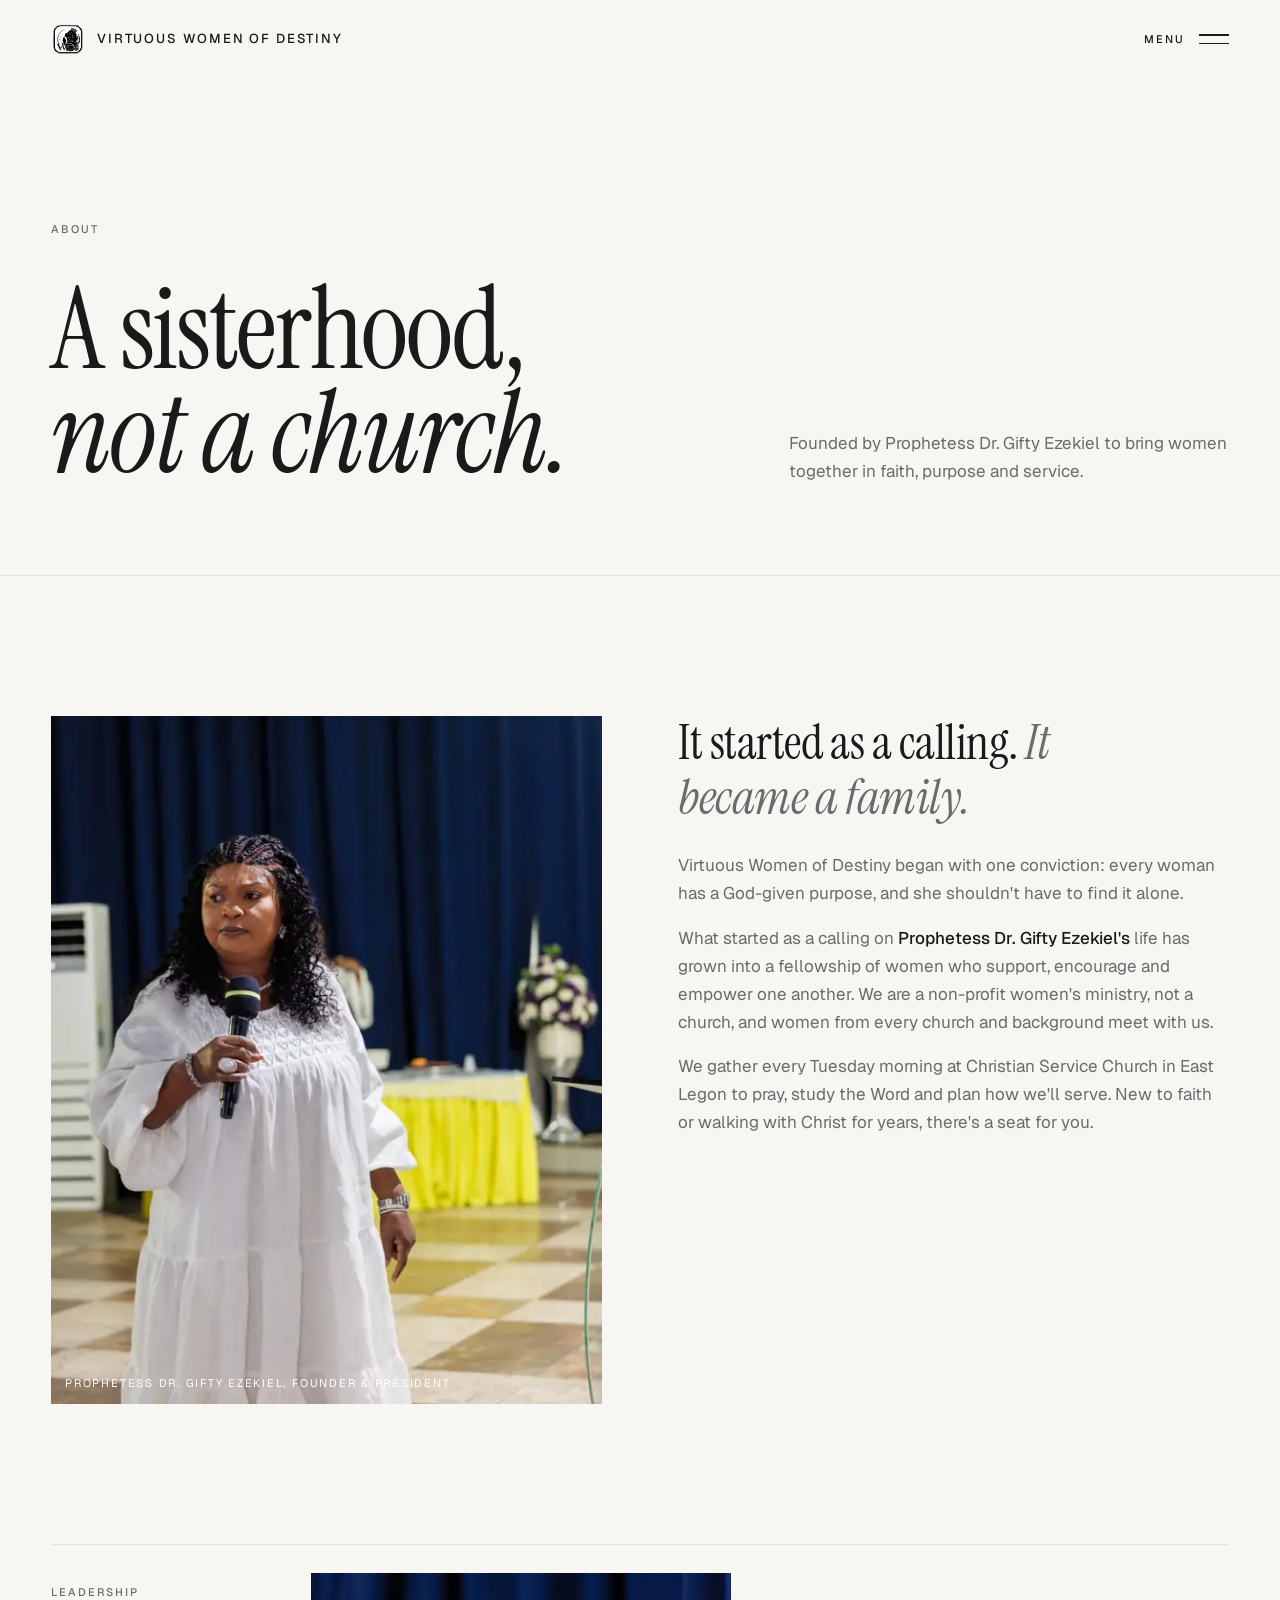
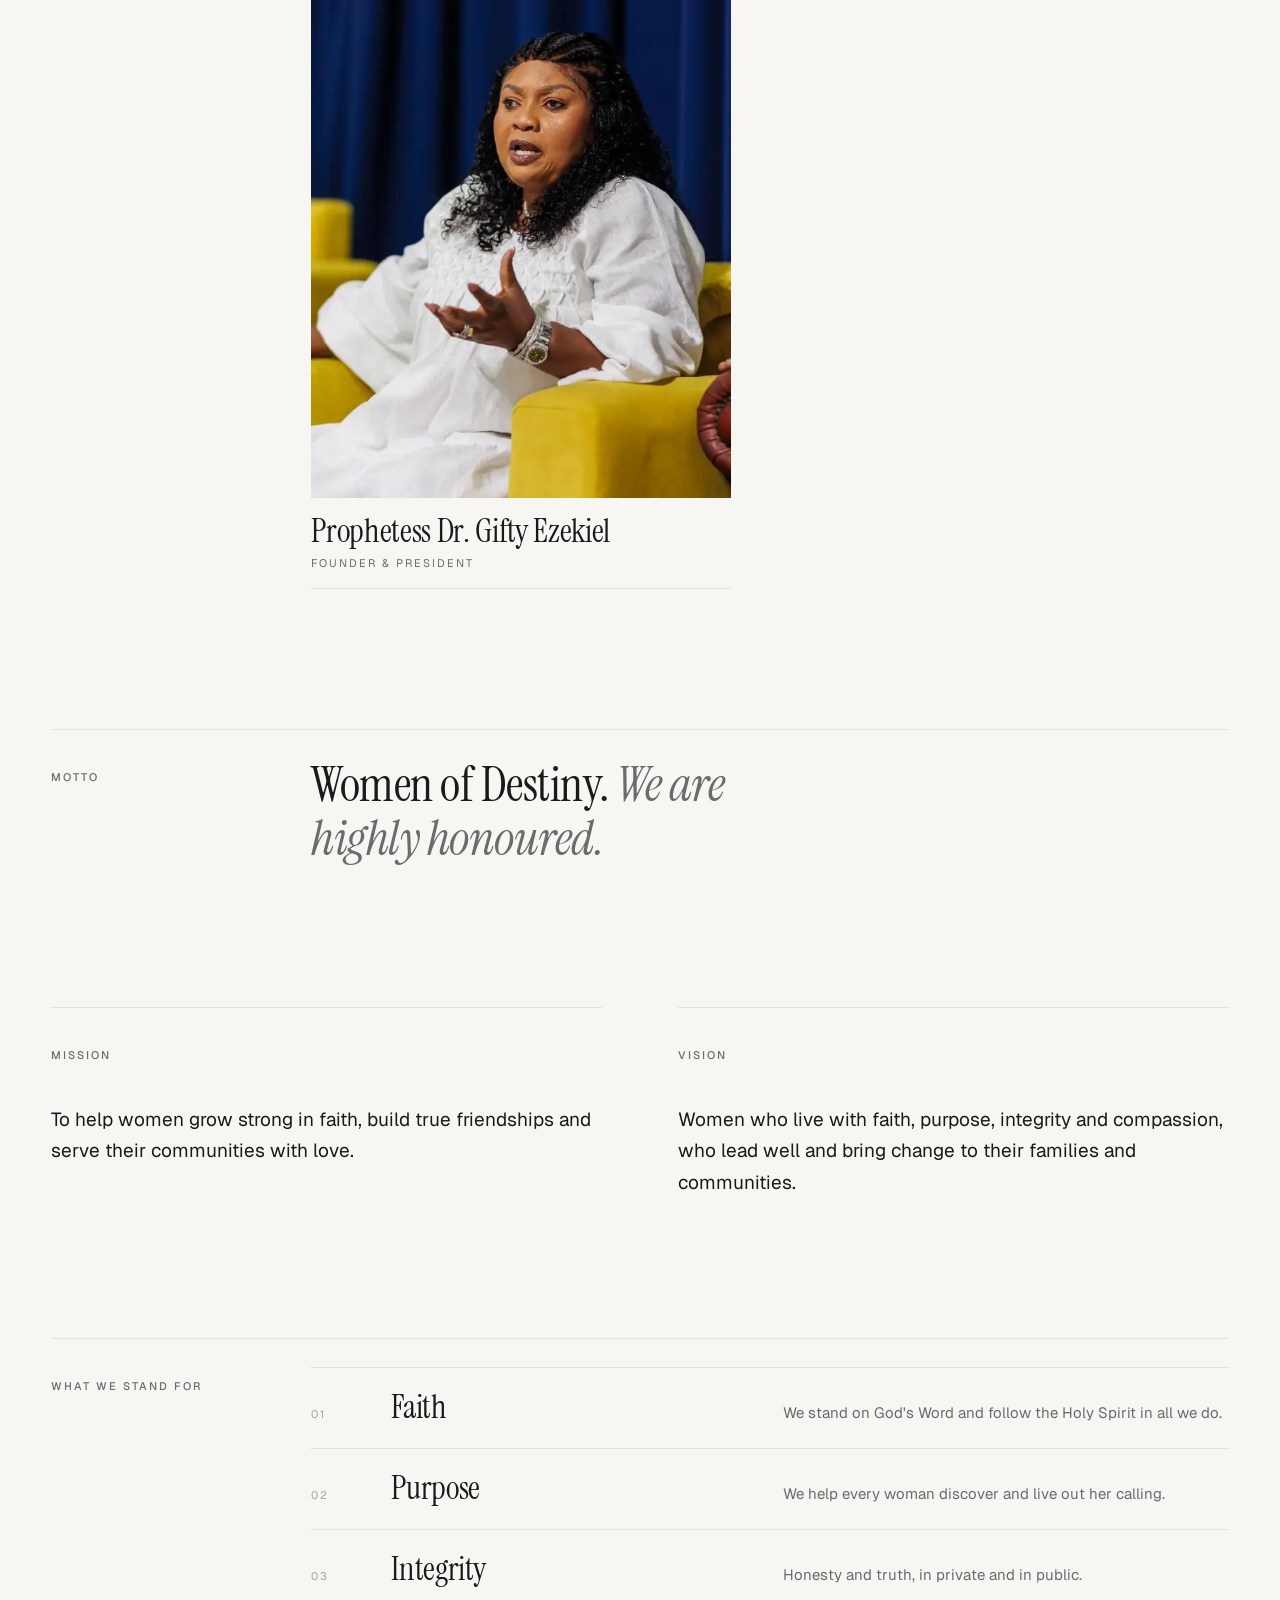
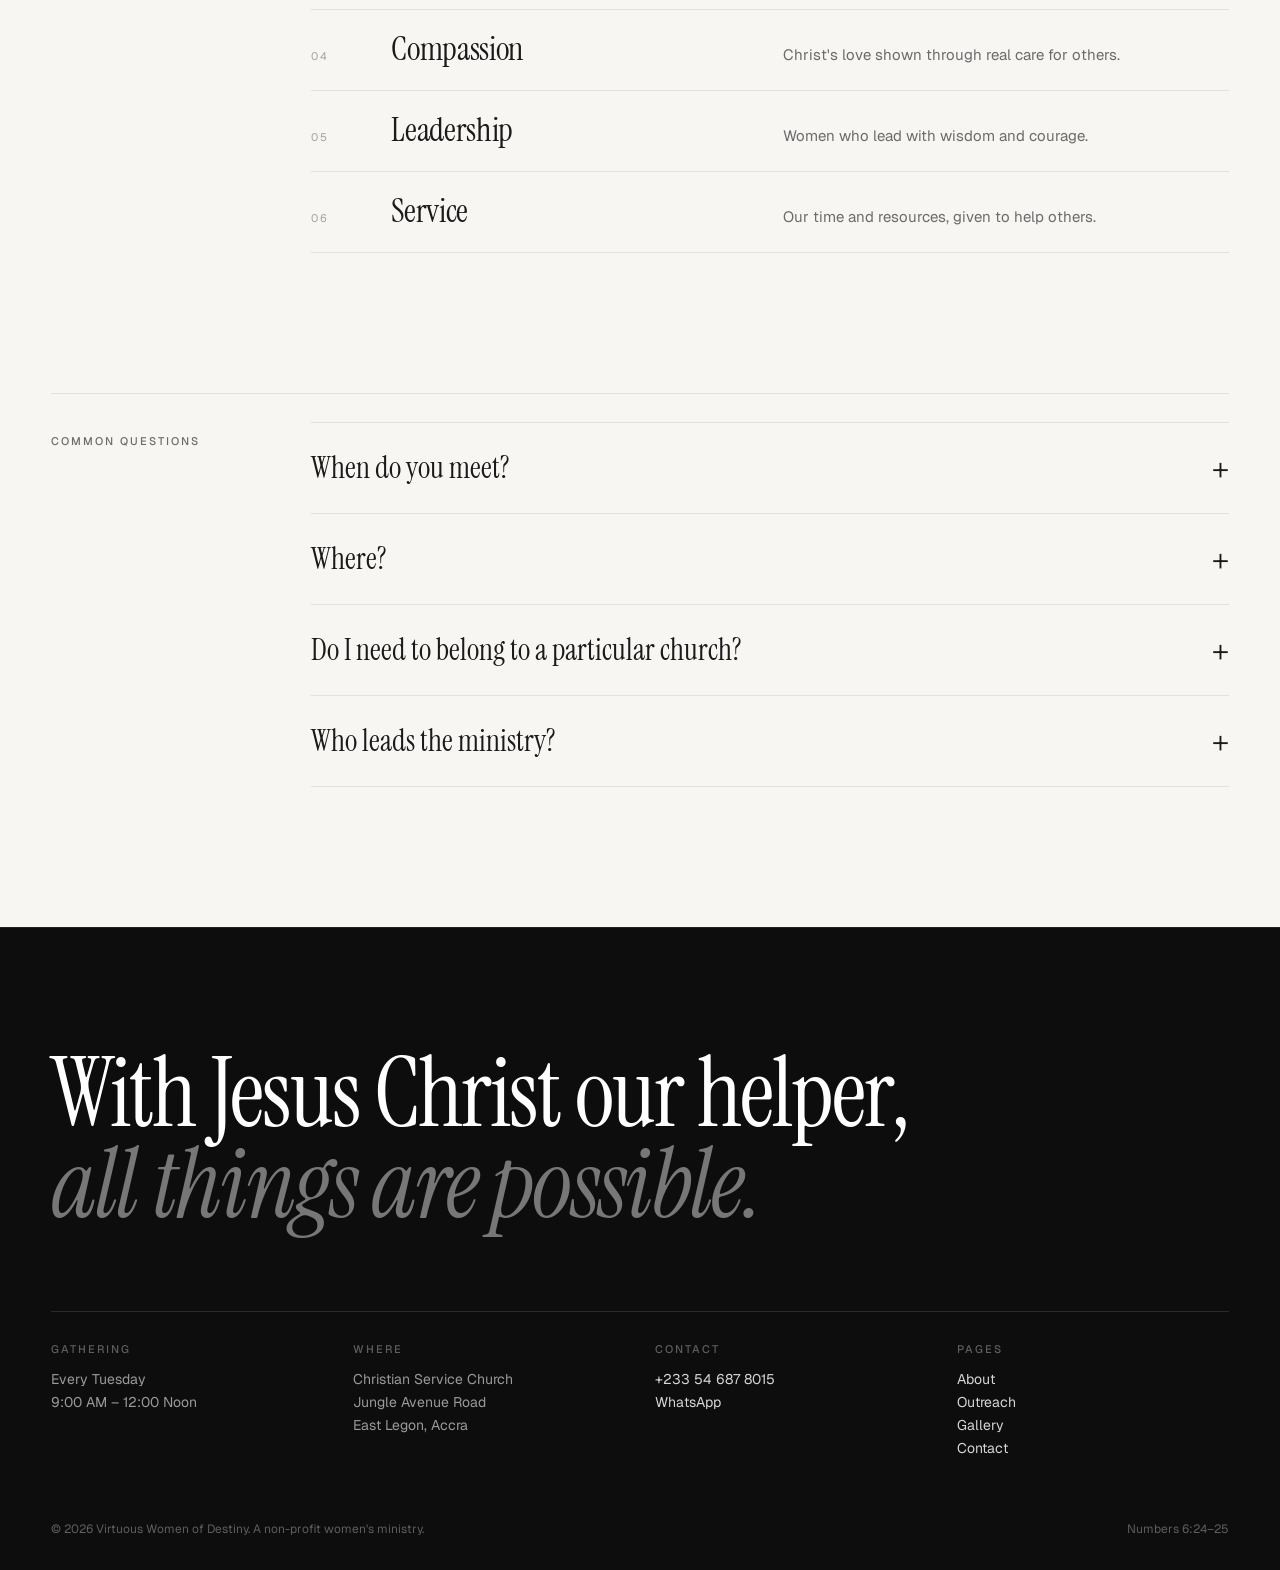
<file: about.html>
<!doctype html>
<html lang="en">
<head>
<meta charset="utf-8">
<meta name="viewport" content="width=device-width, initial-scale=1, viewport-fit=cover">
<title>About | Virtuous Women of Destiny</title>
<meta name="description" content="Founded by Prophetess Dr. Gifty Ezekiel, Virtuous Women of Destiny is a women's fellowship in East Legon, Accra.">
<link rel="canonical" href="https://www.virtouswomenofdestiny.org/about.html">
<meta property="og:type" content="website">
<meta property="og:site_name" content="Virtuous Women of Destiny">
<meta property="og:locale" content="en_GH">
<meta property="og:url" content="https://www.virtouswomenofdestiny.org/about.html">
<meta property="og:title" content="About | Virtuous Women of Destiny">
<meta property="og:description" content="Founded by Prophetess Dr. Gifty Ezekiel, Virtuous Women of Destiny is a women's fellowship in East Legon, Accra.">
<meta property="og:image" content="https://www.virtouswomenofdestiny.org/assets/og-image.jpg">
<meta property="og:image:type" content="image/jpeg">
<meta property="og:image:width" content="1200">
<meta property="og:image:height" content="630">
<meta property="og:image:alt" content="Women of Destiny. Photos of Prophetess Dr. Gifty Ezekiel, Founder and President.">
<meta name="twitter:card" content="summary_large_image">
<meta name="twitter:title" content="About | Virtuous Women of Destiny">
<meta name="twitter:description" content="Founded by Prophetess Dr. Gifty Ezekiel, Virtuous Women of Destiny is a women's fellowship in East Legon, Accra.">
<meta name="twitter:image" content="https://www.virtouswomenofdestiny.org/assets/og-image.jpg">
<meta name="theme-color" content="#0d0d0d">
<meta name="apple-mobile-web-app-title" content="Women of Destiny">
<meta name="apple-mobile-web-app-status-bar-style" content="black-translucent">
<link rel="manifest" href="/site.webmanifest">
<link rel="icon" type="image/png" sizes="32x32" href="/assets/favicon-32.png">
<link rel="icon" type="image/png" sizes="192x192" href="/assets/icon-192.png">
<link rel="apple-touch-icon" href="/assets/apple-touch-icon.png">
<link rel="preconnect" href="https://fonts.googleapis.com">
<link rel="preconnect" href="https://fonts.gstatic.com" crossorigin>
<link href="https://fonts.googleapis.com/css2?family=Geist:wght@300;400;500&family=Instrument+Serif:ital@0;1&display=swap" rel="stylesheet">
<link rel="stylesheet" href="styles.css">
</head>
<body>
<header class="bar">
  <a class="mark" href="/"><img src="assets/logo.webp" alt="" width="34" height="34"><span>Virtuous Women of Destiny</span></a>
  <button class="menu-btn" aria-expanded="false" aria-controls="menu"><span class="txt">Menu</span><span class="lines" aria-hidden="true"></span></button>
</header>
<nav class="menu" id="menu" aria-label="Main">
  <ol>
      <li><a href="/">Home</a></li>
      <li><a href="about.html" aria-current="page">About</a></li>
      <li><a href="outreach.html">Outreach</a></li>
      <li><a href="gallery.html">Gallery</a></li>
      <li><a href="contact.html">Visit &amp; Contact</a></li>
  </ol>
  <aside>
    <div><span class="label">Gathering</span>Every Tuesday<br>9:00 AM – 12:00 Noon</div>
    <div><span class="label">Where</span>Christian Service Church<br>Jungle Avenue Road, East Legon, Accra</div>
    <div><span class="label">Talk to us</span><a href="https://wa.me/233546878015" target="_blank" rel="noopener">+233 54 687 8015</a></div>
  </aside>
</nav>
<main>
<section class="page-head">
  <p class="label">About</p>
  <h1 class="rv">A sisterhood,<br><em>not a church.</em></h1>
  <p class="rv">Founded by Prophetess Dr. Gifty Ezekiel to bring women together in faith, purpose and service.</p>
</section>
<section class="sec">
  <div class="split">
    <figure class="photo rv" style="aspect-ratio:4/5"><img src="assets/hero-3.webp" alt="Prophetess Dr. Gifty Ezekiel speaking at a service" loading="lazy"><figcaption>Prophetess Dr. Gifty Ezekiel, Founder &amp; President</figcaption></figure>
    <div>
      <p class="lede rv">It started as a calling. <em>It became a family.</em></p>
      <div class="body rv">
        <p>Virtuous Women of Destiny began with one conviction: every woman has a God-given purpose, and she shouldn't have to find it alone.</p>
        <p>What started as a calling on <strong>Prophetess Dr. Gifty Ezekiel's</strong> life has grown into a fellowship of women who support, encourage and empower one another. We are a non-profit women's ministry, not a church, and women from every church and background meet with us.</p>
        <p>We gather every Tuesday morning at Christian Service Church in East Legon to pray, study the Word and plan how we'll serve. New to faith or walking with Christ for years, there's a seat for you.</p>
      </div>
    </div>
  </div>
</section>

<section class="sec" style="padding-top:0">
  <div class="row">
    <p class="label">Leadership</p>
    <div class="leaders solo">
      <figure class="rv"><div class="photo"><img src="assets/hero-2.webp" alt="Prophetess Dr. Gifty Ezekiel" loading="lazy"></div><figcaption><h3>Prophetess Dr. Gifty Ezekiel</h3><p>Founder &amp; President</p></figcaption></figure>
    </div>
  </div>
</section>

<section class="sec" style="padding-top:0">
  <div class="row">
    <p class="label">Motto</p>
    <p class="lede rv">Women of Destiny. <em>We are highly honoured.</em></p>
  </div>
</section>

<section class="sec" style="padding-top:0">
  <div class="split">
    <div class="row" style="grid-template-columns:1fr"><p class="label">Mission</p><p class="body" style="margin-top:0;color:var(--ink);font-size:19px">To help women grow strong in faith, build true friendships and serve their communities with love.</p></div>
    <div class="row" style="grid-template-columns:1fr"><p class="label">Vision</p><p class="body" style="margin-top:0;color:var(--ink);font-size:19px">Women who live with faith, purpose, integrity and compassion, who lead well and bring change to their families and communities.</p></div>
  </div>
</section>

<section class="sec" style="padding-top:0">
  <div class="row">
    <p class="label">What we stand for</p>
    <ol class="list">
      <li><h3>Faith</h3><p>We stand on God's Word and follow the Holy Spirit in all we do.</p></li>
      <li><h3>Purpose</h3><p>We help every woman discover and live out her calling.</p></li>
      <li><h3>Integrity</h3><p>Honesty and truth, in private and in public.</p></li>
      <li><h3>Compassion</h3><p>Christ's love shown through real care for others.</p></li>
      <li><h3>Leadership</h3><p>Women who lead with wisdom and courage.</p></li>
      <li><h3>Service</h3><p>Our time and resources, given to help others.</p></li>
    </ol>
  </div>
</section>

<section class="sec" style="padding-top:0">
  <div class="row">
    <p class="label">Common questions</p>
    <div>
      <details><summary>When do you meet?</summary><p>Every Tuesday from 9:00 AM to 12:00 Noon.</p></details>
      <details><summary>Where?</summary><p>Christian Service Church, Jungle Avenue Road, East Legon, Accra, Ghana.</p></details>
      <details><summary>Do I need to belong to a particular church?</summary><p>No. We're a women's ministry, not a church. Women from any church or background are welcome.</p></details>
      <details><summary>Who leads the ministry?</summary><p>Prophetess Dr. Gifty Ezekiel, who founded the ministry and serves as its President.</p></details>
    </div>
  </div>
</section>
</main>
<footer class="foot">
  <p class="big rv">With Jesus Christ our helper,<br><em>all things are possible.</em></p>
  <div class="foot-grid">
    <div><span class="label">Gathering</span>Every Tuesday<br>9:00 AM – 12:00 Noon</div>
    <div><span class="label">Where</span>Christian Service Church<br>Jungle Avenue Road<br>East Legon, Accra</div>
    <div><span class="label">Contact</span><a href="tel:+233546878015">+233 54 687 8015</a><br><a href="https://wa.me/233546878015" target="_blank" rel="noopener">WhatsApp</a></div>
    <div><span class="label">Pages</span><a href="about.html">About</a><br><a href="outreach.html">Outreach</a><br><a href="gallery.html">Gallery</a><br><a href="contact.html">Contact</a></div>
  </div>
  <div class="legal"><span>© <span class="yr">2026</span> Virtuous Women of Destiny. A non-profit women's ministry.</span><span>Numbers 6:24–25</span></div>
</footer>
<script src="script.js"></script>
</body>
</html>
</file>
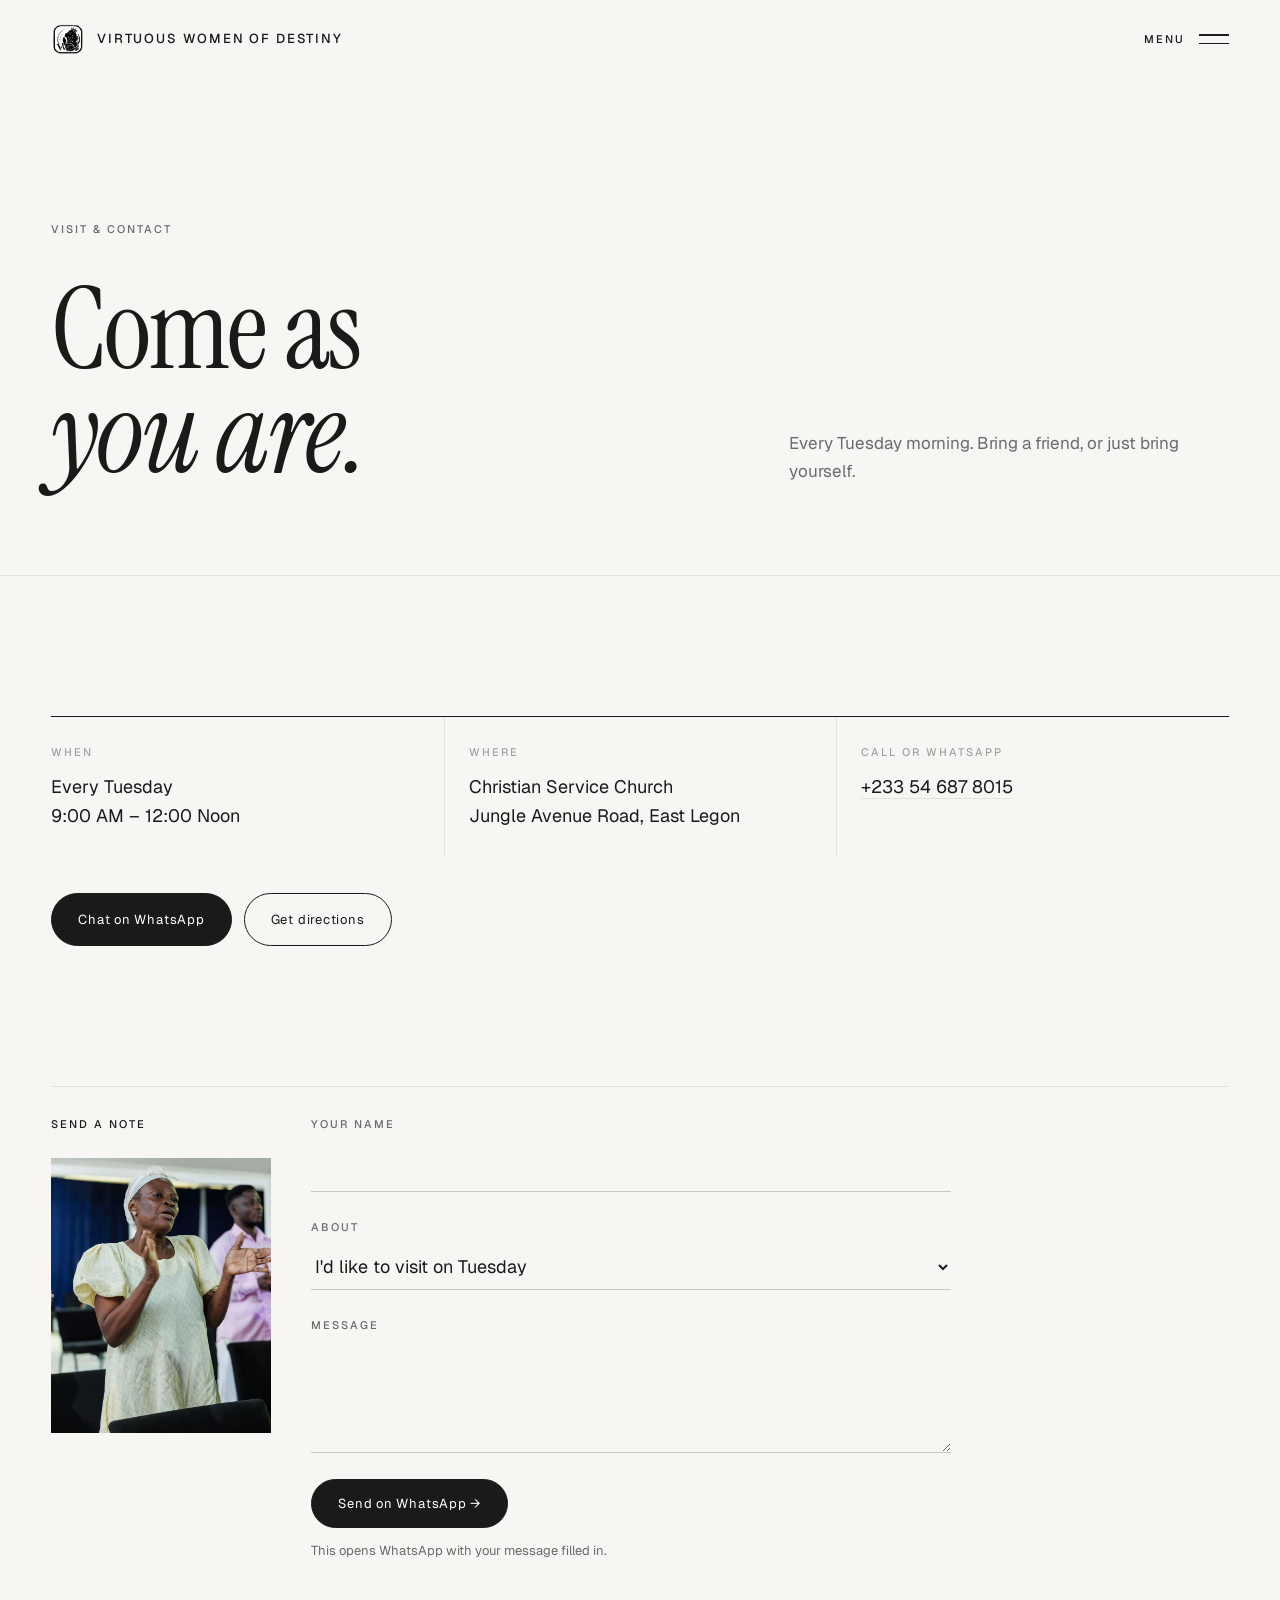
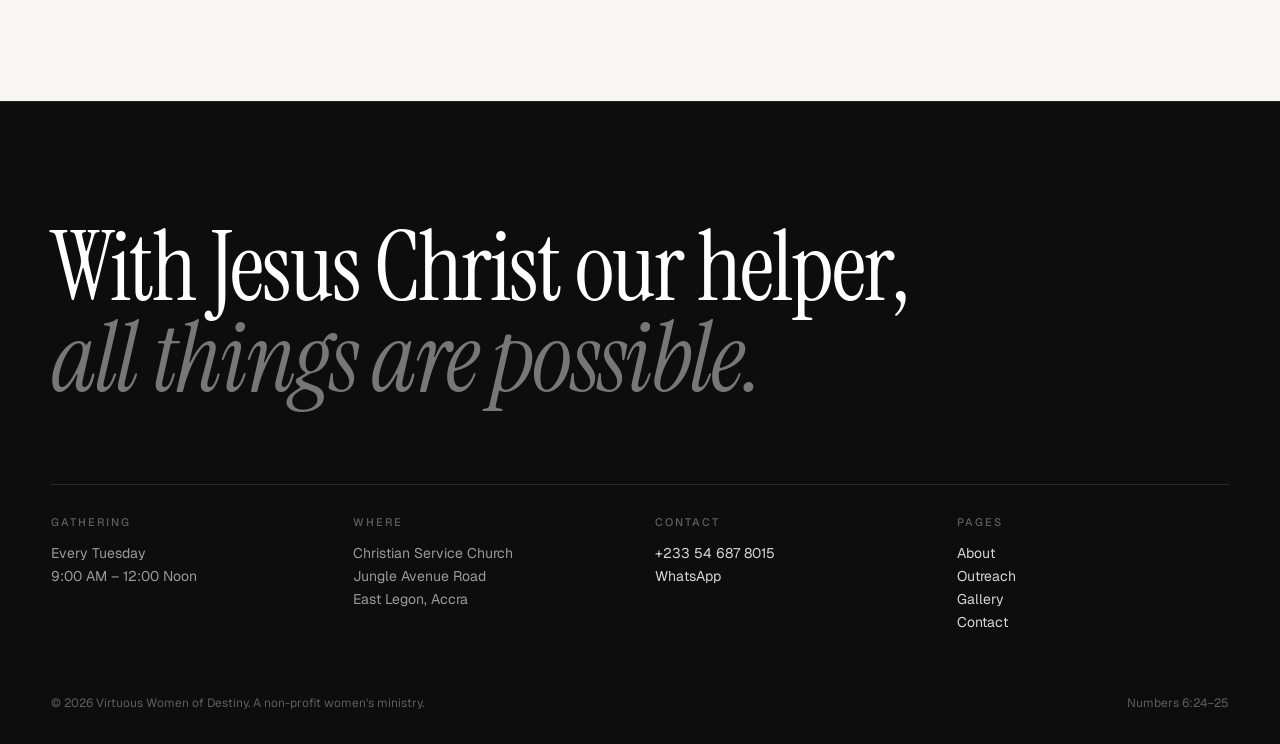
<file: contact.html>
<!doctype html>
<html lang="en">
<head>
<meta charset="utf-8">
<meta name="viewport" content="width=device-width, initial-scale=1, viewport-fit=cover">
<title>Visit &amp; Contact | Virtuous Women of Destiny</title>
<meta name="description" content="Join Virtuous Women of Destiny every Tuesday, 9 AM to 12 Noon, at Christian Service Church, Jungle Avenue Road, East Legon.">
<link rel="canonical" href="https://www.virtouswomenofdestiny.org/contact.html">
<meta property="og:type" content="website">
<meta property="og:site_name" content="Virtuous Women of Destiny">
<meta property="og:locale" content="en_GH">
<meta property="og:url" content="https://www.virtouswomenofdestiny.org/contact.html">
<meta property="og:title" content="Visit &amp; Contact | Virtuous Women of Destiny">
<meta property="og:description" content="Join Virtuous Women of Destiny every Tuesday, 9 AM to 12 Noon, at Christian Service Church, Jungle Avenue Road, East Legon.">
<meta property="og:image" content="https://www.virtouswomenofdestiny.org/assets/og-image.jpg">
<meta property="og:image:type" content="image/jpeg">
<meta property="og:image:width" content="1200">
<meta property="og:image:height" content="630">
<meta property="og:image:alt" content="Women of Destiny. Photos of Prophetess Dr. Gifty Ezekiel, Founder and President.">
<meta name="twitter:card" content="summary_large_image">
<meta name="twitter:title" content="Visit &amp; Contact | Virtuous Women of Destiny">
<meta name="twitter:description" content="Join Virtuous Women of Destiny every Tuesday, 9 AM to 12 Noon, at Christian Service Church, Jungle Avenue Road, East Legon.">
<meta name="twitter:image" content="https://www.virtouswomenofdestiny.org/assets/og-image.jpg">
<meta name="theme-color" content="#0d0d0d">
<meta name="apple-mobile-web-app-title" content="Women of Destiny">
<meta name="apple-mobile-web-app-status-bar-style" content="black-translucent">
<link rel="manifest" href="/site.webmanifest">
<link rel="icon" type="image/png" sizes="32x32" href="/assets/favicon-32.png">
<link rel="icon" type="image/png" sizes="192x192" href="/assets/icon-192.png">
<link rel="apple-touch-icon" href="/assets/apple-touch-icon.png">
<link rel="preconnect" href="https://fonts.googleapis.com">
<link rel="preconnect" href="https://fonts.gstatic.com" crossorigin>
<link href="https://fonts.googleapis.com/css2?family=Geist:wght@300;400;500&family=Instrument+Serif:ital@0;1&display=swap" rel="stylesheet">
<link rel="stylesheet" href="styles.css">
</head>
<body>
<header class="bar">
  <a class="mark" href="/"><img src="assets/logo.webp" alt="" width="34" height="34"><span>Virtuous Women of Destiny</span></a>
  <button class="menu-btn" aria-expanded="false" aria-controls="menu"><span class="txt">Menu</span><span class="lines" aria-hidden="true"></span></button>
</header>
<nav class="menu" id="menu" aria-label="Main">
  <ol>
      <li><a href="/">Home</a></li>
      <li><a href="about.html">About</a></li>
      <li><a href="outreach.html">Outreach</a></li>
      <li><a href="gallery.html">Gallery</a></li>
      <li><a href="contact.html" aria-current="page">Visit &amp; Contact</a></li>
  </ol>
  <aside>
    <div><span class="label">Gathering</span>Every Tuesday<br>9:00 AM – 12:00 Noon</div>
    <div><span class="label">Where</span>Christian Service Church<br>Jungle Avenue Road, East Legon, Accra</div>
    <div><span class="label">Talk to us</span><a href="https://wa.me/233546878015" target="_blank" rel="noopener">+233 54 687 8015</a></div>
  </aside>
</nav>
<main>
<section class="page-head">
  <p class="label">Visit &amp; contact</p>
  <h1 class="rv">Come as<br><em>you are.</em></h1>
  <p class="rv">Every Tuesday morning. Bring a friend, or just bring yourself.</p>
</section>
<section class="sec">
  <div class="info rv">
    <div><span class="label">When</span><p>Every Tuesday<br>9:00 AM – 12:00 Noon</p></div>
    <div><span class="label">Where</span><p>Christian Service Church<br>Jungle Avenue Road, East Legon</p></div>
    <div><span class="label">Call or WhatsApp</span><p><a href="tel:+233546878015">+233 54 687 8015</a></p></div>
  </div>
  <div class="actions">
    <a class="btn fill" href="https://wa.me/233546878015" target="_blank" rel="noopener">Chat on WhatsApp</a>
    <a class="btn" href="https://www.google.com/maps/search/?api=1&amp;query=Christian+Service+Church+Jungle+Avenue+East+Legon+Accra" target="_blank" rel="noopener">Get directions</a>
  </div>
</section>

<section class="sec" style="padding-top:0">
  <div class="row">
    <div><p class="label">Send a note</p><figure class="photo side rv"><img src="assets/photos/singing.webp" alt="A woman singing in worship" loading="lazy"></figure></div>
    <form id="note">
      <label><span class="label">Your name</span><input name="name" required autocomplete="name"></label>
      <label><span class="label">About</span>
        <select name="topic">
          <option>I'd like to visit on Tuesday</option>
          <option>Prayer request</option>
          <option>Free business direction</option>
          <option>I'd like to support the outreach</option>
          <option>Something else</option>
        </select>
      </label>
      <label><span class="label">Message</span><textarea name="message" rows="3" required></textarea></label>
      <div><button class="btn fill" type="submit">Send on WhatsApp →</button><p class="note" style="margin-top:12px">This opens WhatsApp with your message filled in.</p></div>
    </form>
  </div>
</section>
</main>
<footer class="foot">
  <p class="big rv">With Jesus Christ our helper,<br><em>all things are possible.</em></p>
  <div class="foot-grid">
    <div><span class="label">Gathering</span>Every Tuesday<br>9:00 AM – 12:00 Noon</div>
    <div><span class="label">Where</span>Christian Service Church<br>Jungle Avenue Road<br>East Legon, Accra</div>
    <div><span class="label">Contact</span><a href="tel:+233546878015">+233 54 687 8015</a><br><a href="https://wa.me/233546878015" target="_blank" rel="noopener">WhatsApp</a></div>
    <div><span class="label">Pages</span><a href="about.html">About</a><br><a href="outreach.html">Outreach</a><br><a href="gallery.html">Gallery</a><br><a href="contact.html">Contact</a></div>
  </div>
  <div class="legal"><span>© <span class="yr">2026</span> Virtuous Women of Destiny. A non-profit women's ministry.</span><span>Numbers 6:24–25</span></div>
</footer>
<script src="script.js"></script>
</body>
</html>
</file>
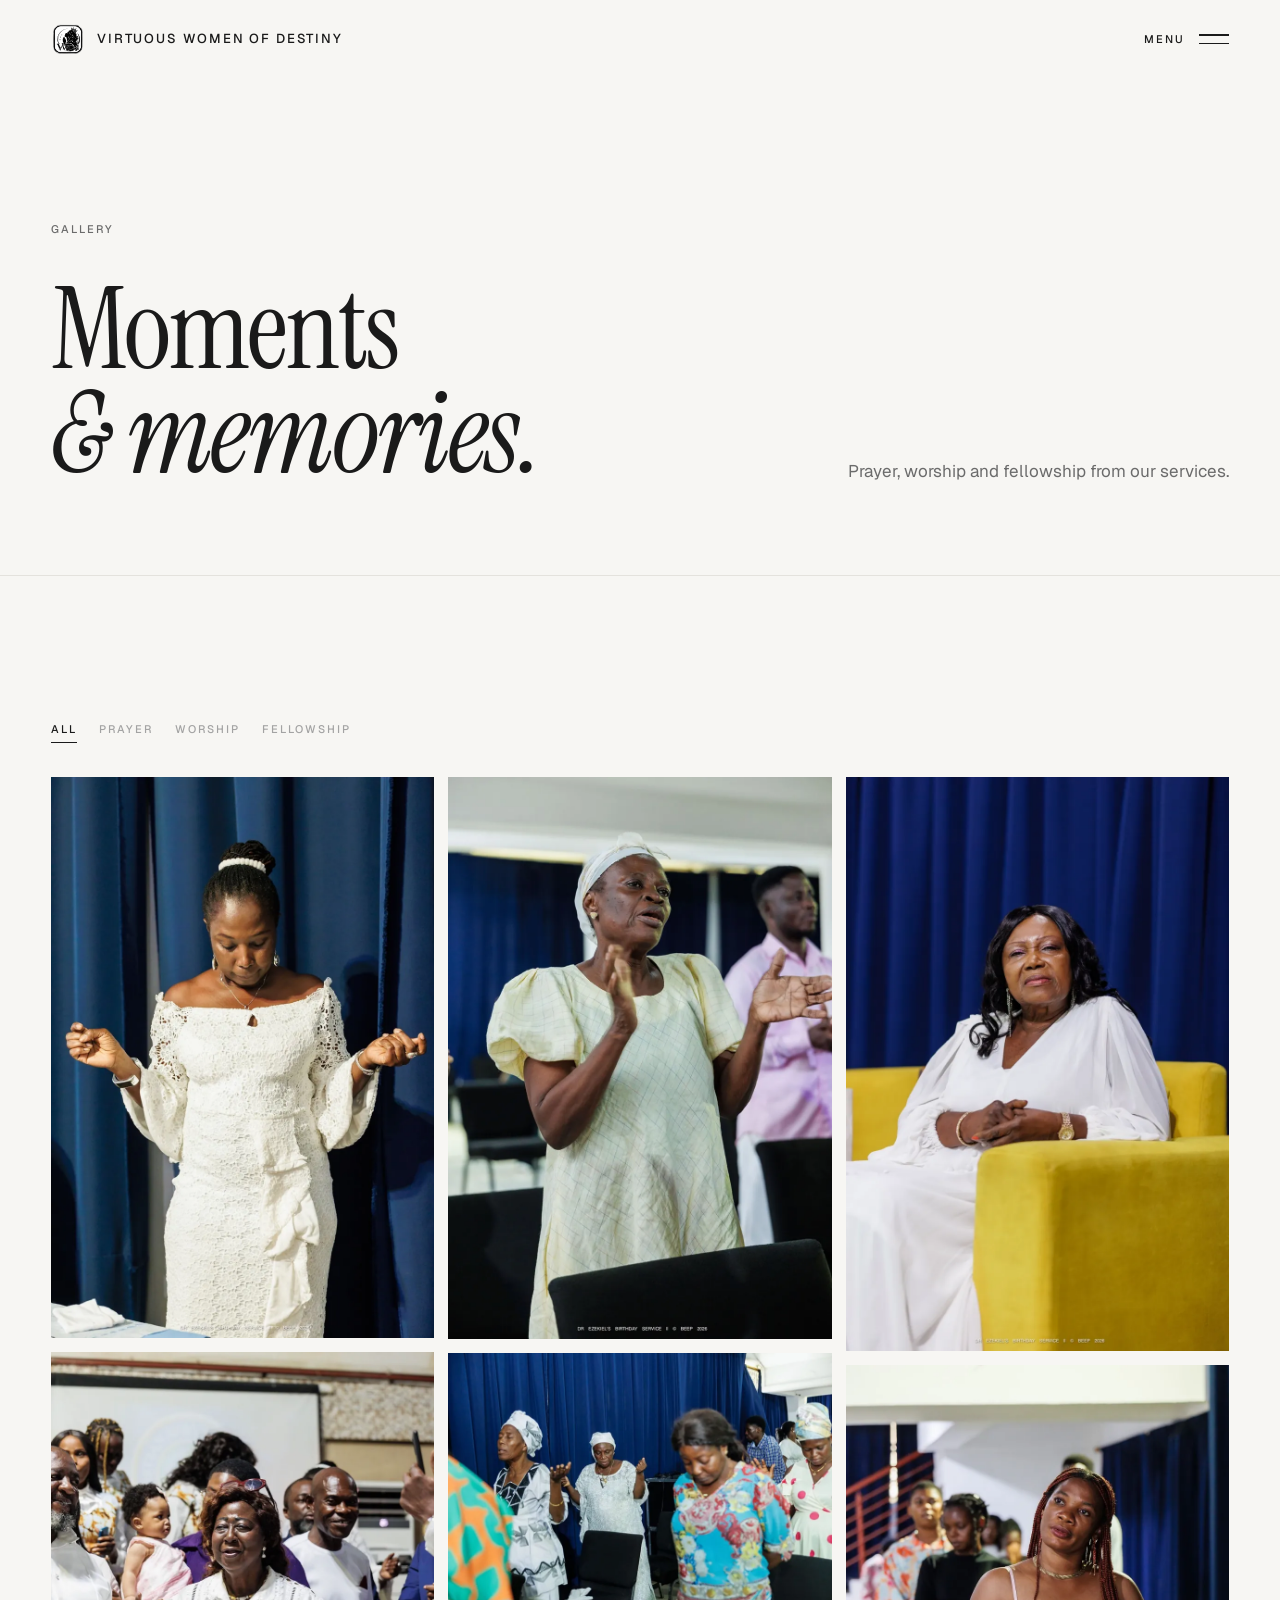
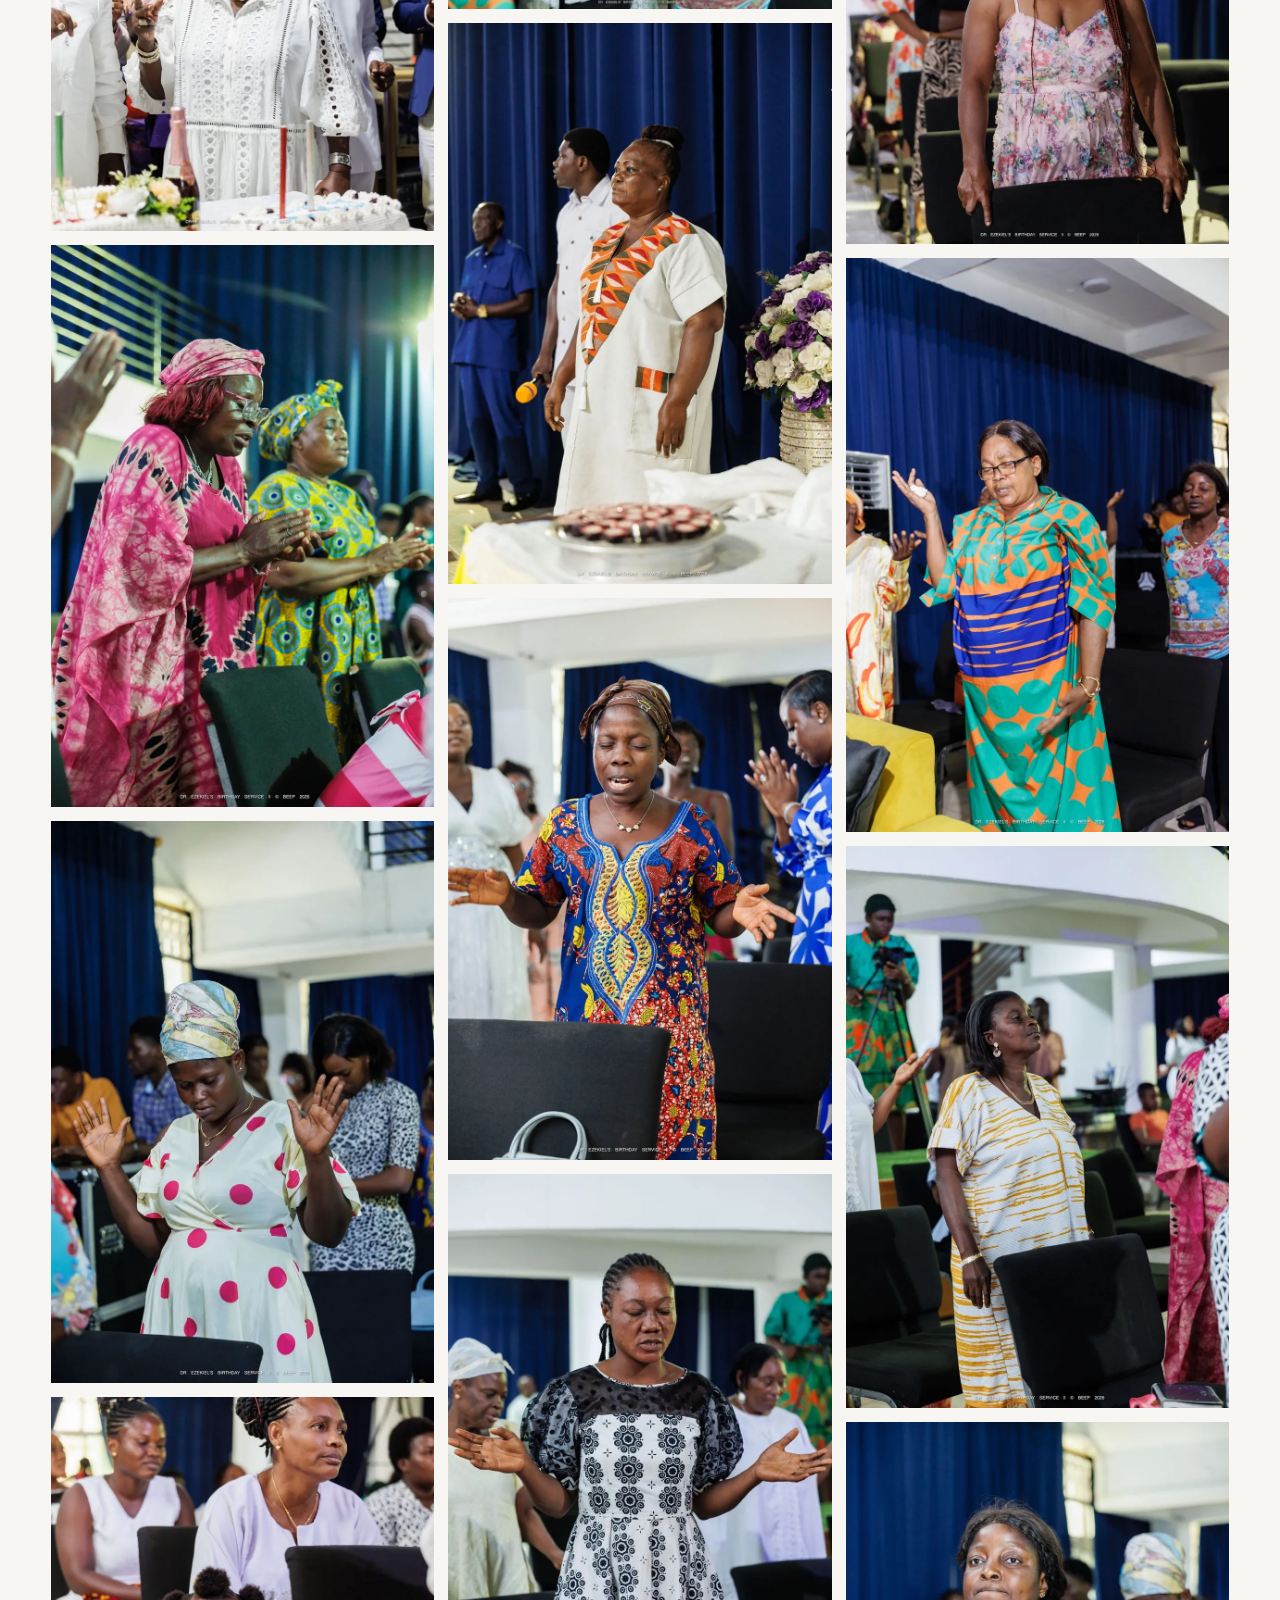
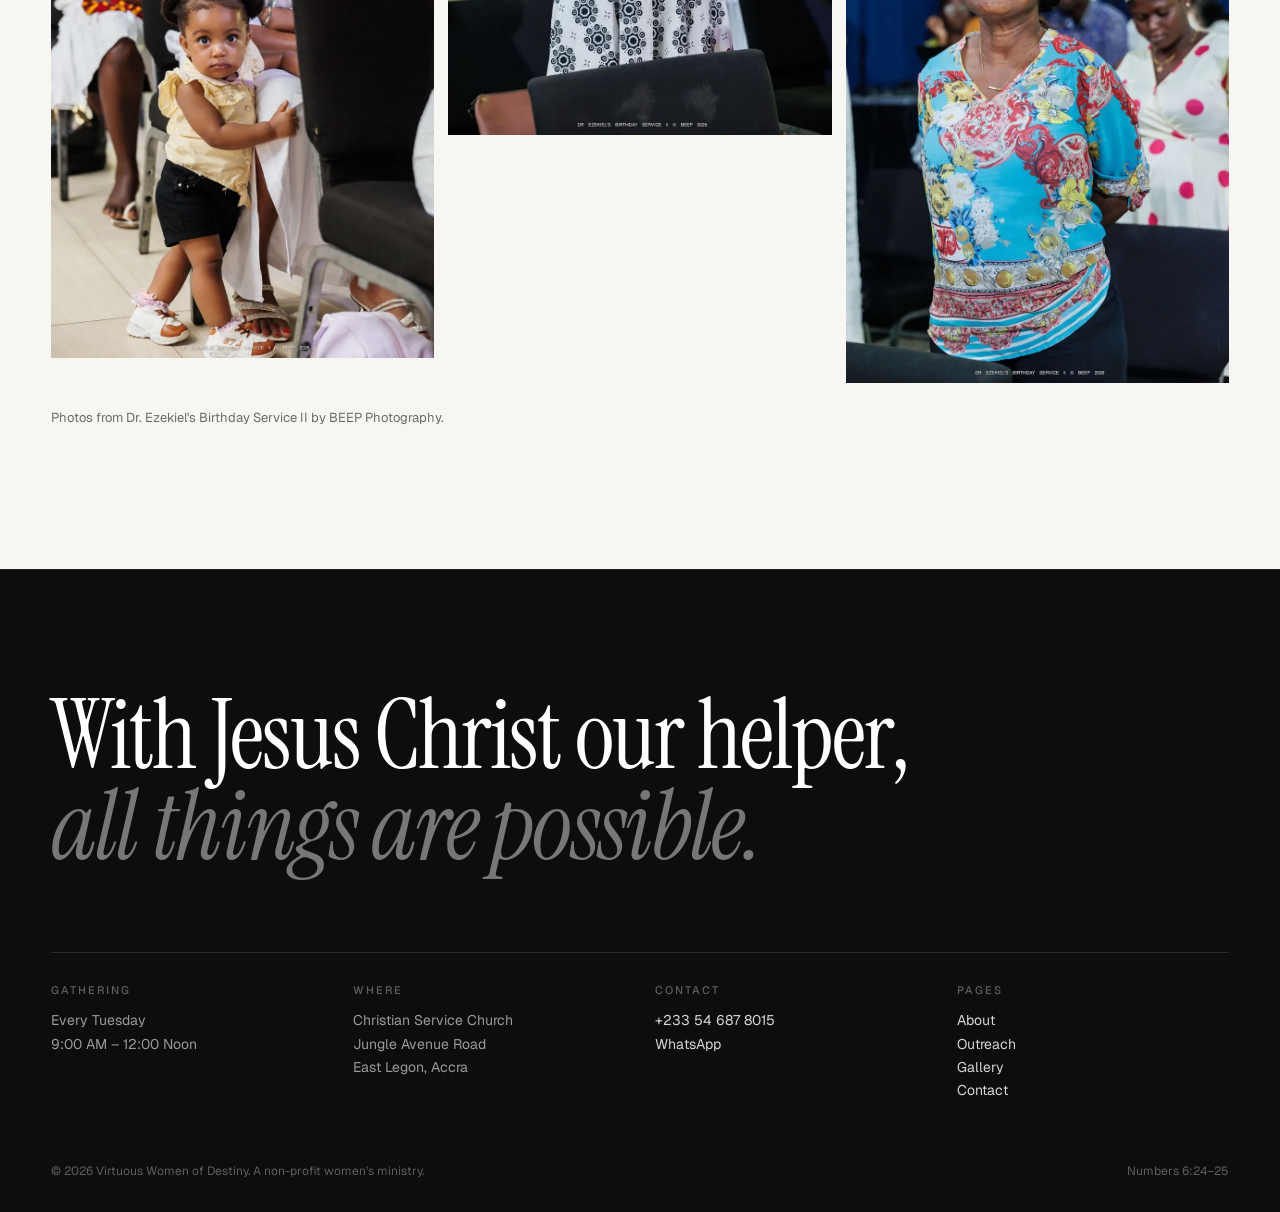
<file: gallery.html>
<!doctype html>
<html lang="en">
<head>
<meta charset="utf-8">
<meta name="viewport" content="width=device-width, initial-scale=1, viewport-fit=cover">
<title>Gallery | Virtuous Women of Destiny</title>
<meta name="description" content="Gatherings, prayer, outreach and fellowship moments from Virtuous Women of Destiny.">
<link rel="canonical" href="https://www.virtouswomenofdestiny.org/gallery.html">
<meta property="og:type" content="website">
<meta property="og:site_name" content="Virtuous Women of Destiny">
<meta property="og:locale" content="en_GH">
<meta property="og:url" content="https://www.virtouswomenofdestiny.org/gallery.html">
<meta property="og:title" content="Gallery | Virtuous Women of Destiny">
<meta property="og:description" content="Gatherings, prayer, outreach and fellowship moments from Virtuous Women of Destiny.">
<meta property="og:image" content="https://www.virtouswomenofdestiny.org/assets/og-image.jpg">
<meta property="og:image:type" content="image/jpeg">
<meta property="og:image:width" content="1200">
<meta property="og:image:height" content="630">
<meta property="og:image:alt" content="Women of Destiny. Photos of Prophetess Dr. Gifty Ezekiel, Founder and President.">
<meta name="twitter:card" content="summary_large_image">
<meta name="twitter:title" content="Gallery | Virtuous Women of Destiny">
<meta name="twitter:description" content="Gatherings, prayer, outreach and fellowship moments from Virtuous Women of Destiny.">
<meta name="twitter:image" content="https://www.virtouswomenofdestiny.org/assets/og-image.jpg">
<meta name="theme-color" content="#0d0d0d">
<meta name="apple-mobile-web-app-title" content="Women of Destiny">
<meta name="apple-mobile-web-app-status-bar-style" content="black-translucent">
<link rel="manifest" href="/site.webmanifest">
<link rel="icon" type="image/png" sizes="32x32" href="/assets/favicon-32.png">
<link rel="icon" type="image/png" sizes="192x192" href="/assets/icon-192.png">
<link rel="apple-touch-icon" href="/assets/apple-touch-icon.png">
<link rel="preconnect" href="https://fonts.googleapis.com">
<link rel="preconnect" href="https://fonts.gstatic.com" crossorigin>
<link href="https://fonts.googleapis.com/css2?family=Geist:wght@300;400;500&family=Instrument+Serif:ital@0;1&display=swap" rel="stylesheet">
<link rel="stylesheet" href="styles.css">
</head>
<body>
<header class="bar">
  <a class="mark" href="/"><img src="assets/logo.webp" alt="" width="34" height="34"><span>Virtuous Women of Destiny</span></a>
  <button class="menu-btn" aria-expanded="false" aria-controls="menu"><span class="txt">Menu</span><span class="lines" aria-hidden="true"></span></button>
</header>
<nav class="menu" id="menu" aria-label="Main">
  <ol>
      <li><a href="/">Home</a></li>
      <li><a href="about.html">About</a></li>
      <li><a href="outreach.html">Outreach</a></li>
      <li><a href="gallery.html" aria-current="page">Gallery</a></li>
      <li><a href="contact.html">Visit &amp; Contact</a></li>
  </ol>
  <aside>
    <div><span class="label">Gathering</span>Every Tuesday<br>9:00 AM – 12:00 Noon</div>
    <div><span class="label">Where</span>Christian Service Church<br>Jungle Avenue Road, East Legon, Accra</div>
    <div><span class="label">Talk to us</span><a href="https://wa.me/233546878015" target="_blank" rel="noopener">+233 54 687 8015</a></div>
  </aside>
</nav>
<main>
<section class="page-head">
  <p class="label">Gallery</p>
  <h1 class="rv">Moments<br><em>&amp; memories.</em></h1>
  <p class="rv">Prayer, worship and fellowship from our services.</p>
</section>
<section class="sec">
  <div class="filters" role="group" aria-label="Filter">
    <button class="on" data-f="all">All</button><button data-f="prayer">Prayer</button><button data-f="worship">Worship</button><button data-f="fellowship">Fellowship</button>
  </div>
  <div class="masonry">
    <button data-c="prayer"><img src="assets/photos/praying-in-white.webp" alt="Praying in white lace" loading="lazy"></button>
    <button data-c="fellowship"><img src="assets/photos/celebration.webp" alt="Cutting the birthday cake" loading="lazy"></button>
    <button data-c="worship"><img src="assets/photos/clapping-in-praise.webp" alt="Clapping in praise" loading="lazy"></button>
    <button data-c="prayer"><img src="assets/photos/hands-raised.webp" alt="Hands raised in prayer" loading="lazy"></button>
    <button data-c="fellowship"><img src="assets/photos/little-one.webp" alt="A little one at the service" loading="lazy"></button>
    <button data-c="worship"><img src="assets/photos/singing.webp" alt="Singing in worship" loading="lazy"></button>
    <button data-c="prayer"><img src="assets/photos/praying-together.webp" alt="Praying together" loading="lazy"></button>
    <button data-c="fellowship"><img src="assets/photos/at-the-front.webp" alt="At the front of the hall" loading="lazy"></button>
    <button data-c="worship"><img src="assets/photos/eyes-closed-in-worship.webp" alt="Eyes closed in worship" loading="lazy"></button>
    <button data-c="prayer"><img src="assets/photos/open-hands.webp" alt="Open hands" loading="lazy"></button>
    <button data-c="fellowship"><img src="assets/photos/seated-portrait.webp" alt="A seated portrait" loading="lazy"></button>
    <button data-c="worship"><img src="assets/photos/standing-in-worship.webp" alt="Standing in worship" loading="lazy"></button>
    <button data-c="prayer"><img src="assets/photos/lost-in-prayer.webp" alt="Lost in prayer" loading="lazy"></button>
    <button data-c="worship"><img src="assets/photos/listening.webp" alt="Listening to the Word" loading="lazy"></button>
    <button data-c="worship"><img src="assets/photos/standing-firm.webp" alt="Standing in the service" loading="lazy"></button>
  </div>
  <p class="note credit">Photos from Dr. Ezekiel's Birthday Service II by BEEP Photography.</p>
</section>
<div class="lightbox" hidden><button>Close ✕</button><figure><img alt=""><p></p></figure></div>
</main>
<footer class="foot">
  <p class="big rv">With Jesus Christ our helper,<br><em>all things are possible.</em></p>
  <div class="foot-grid">
    <div><span class="label">Gathering</span>Every Tuesday<br>9:00 AM – 12:00 Noon</div>
    <div><span class="label">Where</span>Christian Service Church<br>Jungle Avenue Road<br>East Legon, Accra</div>
    <div><span class="label">Contact</span><a href="tel:+233546878015">+233 54 687 8015</a><br><a href="https://wa.me/233546878015" target="_blank" rel="noopener">WhatsApp</a></div>
    <div><span class="label">Pages</span><a href="about.html">About</a><br><a href="outreach.html">Outreach</a><br><a href="gallery.html">Gallery</a><br><a href="contact.html">Contact</a></div>
  </div>
  <div class="legal"><span>© <span class="yr">2026</span> Virtuous Women of Destiny. A non-profit women's ministry.</span><span>Numbers 6:24–25</span></div>
</footer>
<script src="script.js"></script>
</body>
</html>
</file>
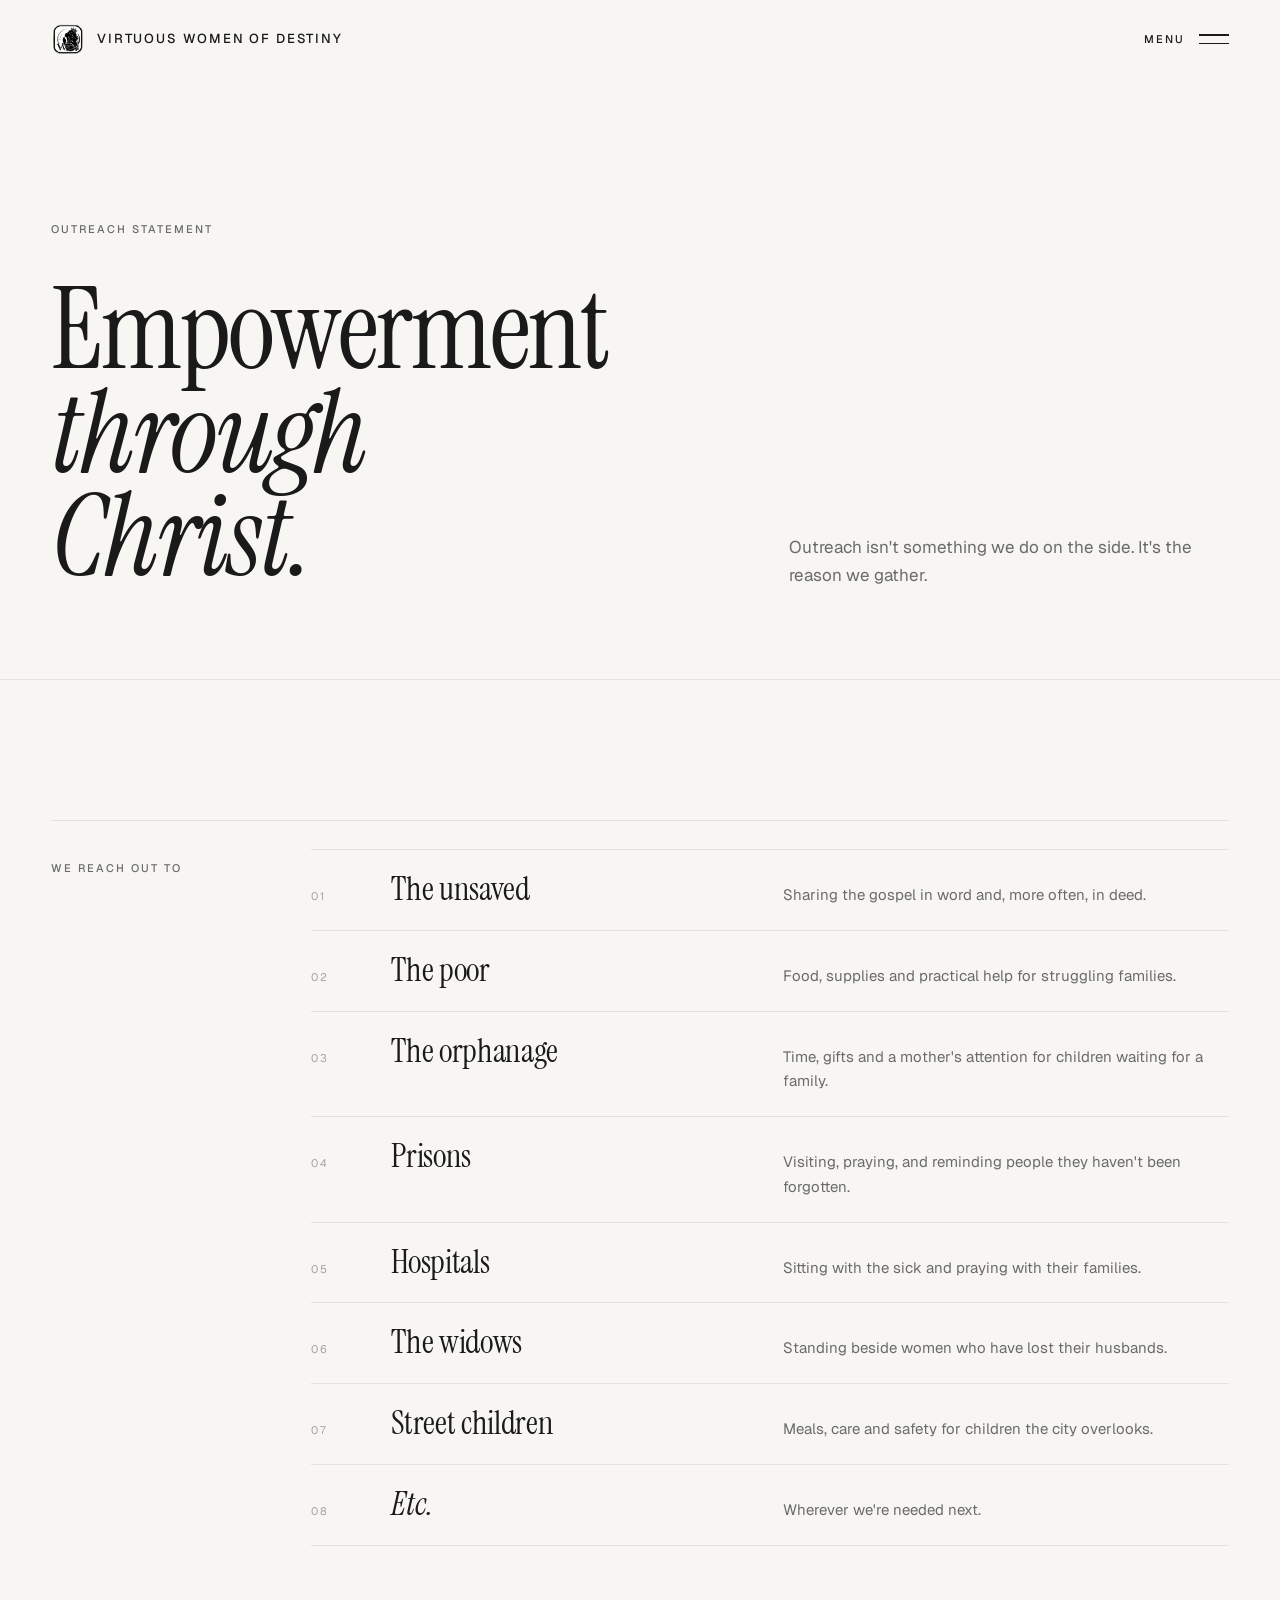
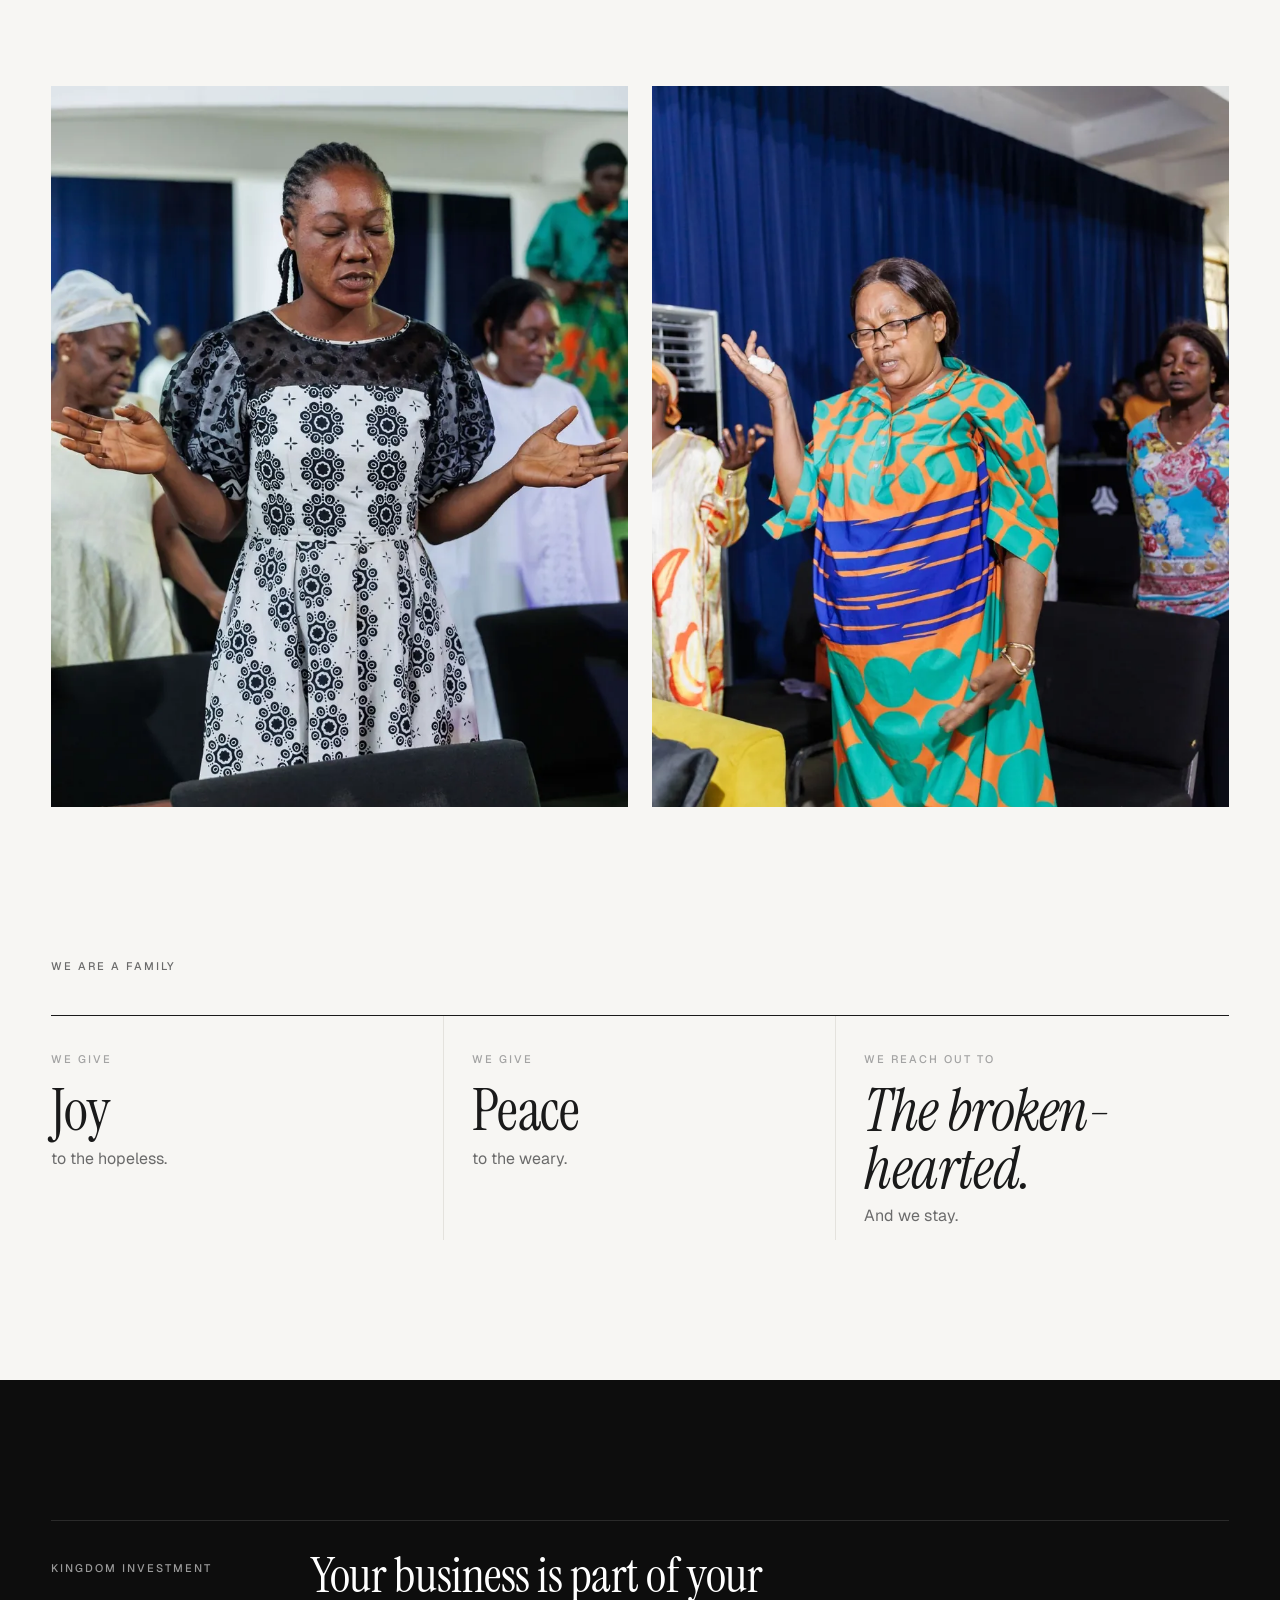
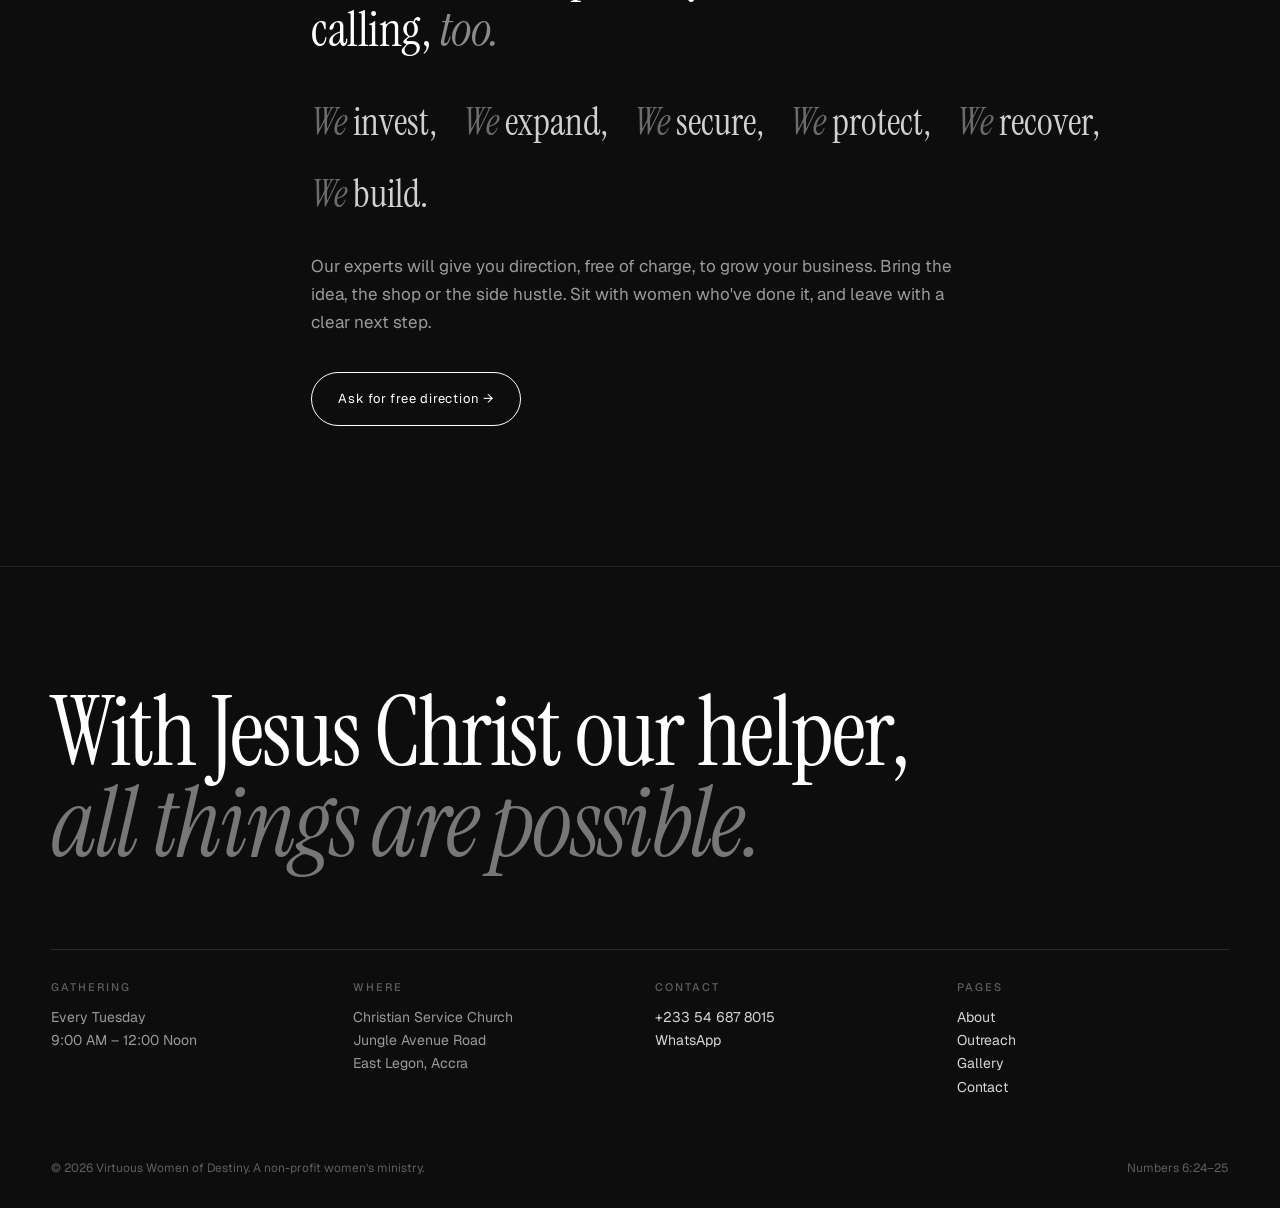
<file: outreach.html>
<!doctype html>
<html lang="en">
<head>
<meta charset="utf-8">
<meta name="viewport" content="width=device-width, initial-scale=1, viewport-fit=cover">
<title>Outreach | Virtuous Women of Destiny</title>
<meta name="description" content="Empowerment through Christ: reaching the unsaved, the poor, orphanages, prisons, hospitals, widows and street children.">
<link rel="canonical" href="https://www.virtouswomenofdestiny.org/outreach.html">
<meta property="og:type" content="website">
<meta property="og:site_name" content="Virtuous Women of Destiny">
<meta property="og:locale" content="en_GH">
<meta property="og:url" content="https://www.virtouswomenofdestiny.org/outreach.html">
<meta property="og:title" content="Outreach | Virtuous Women of Destiny">
<meta property="og:description" content="Empowerment through Christ: reaching the unsaved, the poor, orphanages, prisons, hospitals, widows and street children.">
<meta property="og:image" content="https://www.virtouswomenofdestiny.org/assets/og-image.jpg">
<meta property="og:image:type" content="image/jpeg">
<meta property="og:image:width" content="1200">
<meta property="og:image:height" content="630">
<meta property="og:image:alt" content="Women of Destiny. Photos of Prophetess Dr. Gifty Ezekiel, Founder and President.">
<meta name="twitter:card" content="summary_large_image">
<meta name="twitter:title" content="Outreach | Virtuous Women of Destiny">
<meta name="twitter:description" content="Empowerment through Christ: reaching the unsaved, the poor, orphanages, prisons, hospitals, widows and street children.">
<meta name="twitter:image" content="https://www.virtouswomenofdestiny.org/assets/og-image.jpg">
<meta name="theme-color" content="#0d0d0d">
<meta name="apple-mobile-web-app-title" content="Women of Destiny">
<meta name="apple-mobile-web-app-status-bar-style" content="black-translucent">
<link rel="manifest" href="/site.webmanifest">
<link rel="icon" type="image/png" sizes="32x32" href="/assets/favicon-32.png">
<link rel="icon" type="image/png" sizes="192x192" href="/assets/icon-192.png">
<link rel="apple-touch-icon" href="/assets/apple-touch-icon.png">
<link rel="preconnect" href="https://fonts.googleapis.com">
<link rel="preconnect" href="https://fonts.gstatic.com" crossorigin>
<link href="https://fonts.googleapis.com/css2?family=Geist:wght@300;400;500&family=Instrument+Serif:ital@0;1&display=swap" rel="stylesheet">
<link rel="stylesheet" href="styles.css">
</head>
<body>
<header class="bar">
  <a class="mark" href="/"><img src="assets/logo.webp" alt="" width="34" height="34"><span>Virtuous Women of Destiny</span></a>
  <button class="menu-btn" aria-expanded="false" aria-controls="menu"><span class="txt">Menu</span><span class="lines" aria-hidden="true"></span></button>
</header>
<nav class="menu" id="menu" aria-label="Main">
  <ol>
      <li><a href="/">Home</a></li>
      <li><a href="about.html">About</a></li>
      <li><a href="outreach.html" aria-current="page">Outreach</a></li>
      <li><a href="gallery.html">Gallery</a></li>
      <li><a href="contact.html">Visit &amp; Contact</a></li>
  </ol>
  <aside>
    <div><span class="label">Gathering</span>Every Tuesday<br>9:00 AM – 12:00 Noon</div>
    <div><span class="label">Where</span>Christian Service Church<br>Jungle Avenue Road, East Legon, Accra</div>
    <div><span class="label">Talk to us</span><a href="https://wa.me/233546878015" target="_blank" rel="noopener">+233 54 687 8015</a></div>
  </aside>
</nav>
<main>
<section class="page-head">
  <p class="label">Outreach statement</p>
  <h1 class="rv">Empowerment<br><em>through Christ.</em></h1>
  <p class="rv">Outreach isn't something we do on the side. It's the reason we gather.</p>
</section>
<section class="sec">
  <div class="row">
    <p class="label">We reach out to</p>
    <ol class="list">
      <li><h3>The unsaved</h3><p>Sharing the gospel in word and, more often, in deed.</p></li>
      <li><h3>The poor</h3><p>Food, supplies and practical help for struggling families.</p></li>
      <li><h3>The orphanage</h3><p>Time, gifts and a mother's attention for children waiting for a family.</p></li>
      <li><h3>Prisons</h3><p>Visiting, praying, and reminding people they haven't been forgotten.</p></li>
      <li><h3>Hospitals</h3><p>Sitting with the sick and praying with their families.</p></li>
      <li><h3>The widows</h3><p>Standing beside women who have lost their husbands.</p></li>
      <li><h3>Street children</h3><p>Meals, care and safety for children the city overlooks.</p></li>
      <li><h3><em>Etc.</em></h3><p>Wherever we're needed next.</p></li>
    </ol>
  </div>
</section>

<section class="sec" style="padding-top:0">
  <div class="pair">
    <figure class="photo rv"><img src="assets/photos/open-hands.webp" alt="A woman praying with open hands" loading="lazy"></figure>
    <figure class="photo rv"><img src="assets/photos/lost-in-prayer.webp" alt="A woman lost in prayer" loading="lazy"></figure>
  </div>
</section>

<section class="sec" style="padding-top:0">
  <div class="row" style="grid-template-columns:1fr;border:0;padding:0">
    <p class="label" style="color:var(--grey)">We are a family</p>
    <div class="trio">
      <div class="rv"><p class="label">We give</p><h3>Joy</h3><p>to the hopeless.</p></div>
      <div class="rv"><p class="label">We give</p><h3>Peace</h3><p>to the weary.</p></div>
      <div class="rv"><p class="label">We reach out to</p><h3><em>The broken-hearted.</em></h3><p>And we stay.</p></div>
    </div>
  </div>
</section>

<section class="sec dark">
  <div class="row">
    <p class="label">Kingdom investment</p>
    <div>
      <p class="lede rv">Your business is part of your calling, <em>too.</em></p>
      <div class="verbs rv"><span>invest,</span><span>expand,</span><span>secure,</span><span>protect,</span><span>recover,</span><span>build.</span></div>
      <div class="body rv"><p>Our experts will give you direction, free of charge, to grow your business. Bring the idea, the shop or the side hustle. Sit with women who've done it, and leave with a clear next step.</p></div>
      <div class="actions"><a class="btn" href="https://wa.me/233546878015?text=Hello%2C%20I%27d%20like%20free%20direction%20to%20grow%20my%20business." target="_blank" rel="noopener">Ask for free direction →</a></div>
    </div>
  </div>
</section>
</main>
<footer class="foot">
  <p class="big rv">With Jesus Christ our helper,<br><em>all things are possible.</em></p>
  <div class="foot-grid">
    <div><span class="label">Gathering</span>Every Tuesday<br>9:00 AM – 12:00 Noon</div>
    <div><span class="label">Where</span>Christian Service Church<br>Jungle Avenue Road<br>East Legon, Accra</div>
    <div><span class="label">Contact</span><a href="tel:+233546878015">+233 54 687 8015</a><br><a href="https://wa.me/233546878015" target="_blank" rel="noopener">WhatsApp</a></div>
    <div><span class="label">Pages</span><a href="about.html">About</a><br><a href="outreach.html">Outreach</a><br><a href="gallery.html">Gallery</a><br><a href="contact.html">Contact</a></div>
  </div>
  <div class="legal"><span>© <span class="yr">2026</span> Virtuous Women of Destiny. A non-profit women's ministry.</span><span>Numbers 6:24–25</span></div>
</footer>
<script src="script.js"></script>
</body>
</html>
</file>
<file: styles.css>
:root{
  --black:#0d0d0d;
  --ink:#1a1a1a;
  --grey:#6b6b6b;
  --soft:#a3a3a3;
  --line:#e4e2dd;
  --paper:#f7f6f3;
  --white:#fff;
  --serif:"Instrument Serif",Georgia,serif;
  --sans:"Geist","Helvetica Neue",Arial,sans-serif;
  --pad:clamp(16px,4vw,56px);
}
*{box-sizing:border-box;margin:0;padding:0}
html{-webkit-text-size-adjust:100%}
body{font-family:var(--sans);font-size:16px;line-height:1.65;color:var(--ink);background:var(--paper);-webkit-font-smoothing:antialiased;overflow-x:hidden}
img{display:block;max-width:100%}
a{color:inherit;text-decoration:none}
::selection{background:var(--black);color:var(--white)}
h1,h2,h3{font-family:var(--serif);font-weight:400;letter-spacing:-.01em;line-height:1}
em{font-style:italic}
.label{font-size:11px;letter-spacing:.18em;text-transform:uppercase;font-weight:500}

/* header */
.bar{position:fixed;top:0;left:0;right:0;z-index:50;display:flex;justify-content:space-between;align-items:center;padding:22px var(--pad);color:var(--ink);transition:background .4s,color .4s,padding .4s}
.bar.on-dark{color:var(--white)}
.bar.solid{background:rgba(247,246,243,.92);backdrop-filter:blur(10px);color:var(--ink);padding-top:14px;padding-bottom:14px;border-bottom:1px solid var(--line)}
.mark{display:flex;align-items:center;gap:12px;font-size:13px;letter-spacing:.14em;text-transform:uppercase;font-weight:500}
.mark img{width:34px;height:34px;border-radius:8px;filter:grayscale(1) contrast(1.1)}
.menu-btn{display:flex;align-items:center;gap:14px;background:none;border:0;color:inherit;font:500 11px/1 var(--sans);letter-spacing:.18em;text-transform:uppercase;cursor:pointer;padding:8px 0}
.lines{width:30px;height:10px;position:relative}
.lines::before,.lines::after{content:"";position:absolute;left:0;right:0;height:1.5px;background:currentColor;transition:transform .45s cubic-bezier(.7,0,.2,1),top .45s cubic-bezier(.7,0,.2,1)}
.lines::before{top:0}.lines::after{top:8.5px}
body.menu-open .lines::before{top:4.25px;transform:rotate(45deg)}
body.menu-open .lines::after{top:4.25px;transform:rotate(-45deg)}
body.menu-open .bar{color:var(--white);background:transparent;border-color:transparent;backdrop-filter:none}

/* overlay menu */
.menu{position:fixed;inset:0;z-index:40;background:var(--black);color:var(--white);display:grid;grid-template-columns:1.4fr 1fr;padding:120px var(--pad) 40px;
  clip-path:inset(0 0 100% 0);transition:clip-path .7s cubic-bezier(.7,0,.2,1);visibility:hidden}
body.menu-open .menu{clip-path:inset(0);visibility:visible}
body.menu-open{overflow:hidden}
.menu ol{list-style:none;counter-reset:m;align-self:end}
.menu li{overflow:hidden;border-top:1px solid #2a2a2a}
.menu li:last-child{border-bottom:1px solid #2a2a2a}
.menu ol a{display:flex;align-items:baseline;gap:22px;padding:10px 0;font-family:var(--serif);font-size:clamp(2.6rem,6.5vw,5.6rem);line-height:1.05;
  transform:translateY(105%);transition:transform .7s cubic-bezier(.2,.7,.1,1),color .3s;color:#cfcfcf}
.menu ol a::before{counter-increment:m;content:"0" counter(m);font:500 11px var(--sans);letter-spacing:.18em;color:#6b6b6b;transform:translateY(-1.6em)}
.menu ol a:hover,.menu ol a[aria-current]{color:var(--white)}
.menu ol a:hover{font-style:italic}
body.menu-open .menu ol a{transform:none}
body.menu-open .menu li:nth-child(2) a{transition-delay:.05s}
body.menu-open .menu li:nth-child(3) a{transition-delay:.1s}
body.menu-open .menu li:nth-child(4) a{transition-delay:.15s}
body.menu-open .menu li:nth-child(5) a{transition-delay:.2s}
.menu aside{align-self:end;justify-self:end;max-width:300px;color:#9a9a9a;font-size:14px;display:grid;gap:28px;opacity:0;transition:opacity .5s .35s}
body.menu-open .menu aside{opacity:1}
.menu aside .label{color:#6b6b6b;display:block;margin-bottom:6px}
.menu aside a{color:var(--white);border-bottom:1px solid #444}

/* hero */
.hero{position:relative;height:100svh;min-height:600px;color:var(--white);overflow:hidden;background:var(--black);isolation:isolate}
.slides{position:absolute;inset:0;z-index:-2;display:grid;grid-template-columns:1fr;background:var(--black)}
.col{position:relative;overflow:hidden}
.col+.col{display:none}
.col img{position:absolute;inset:0;width:100%;height:100%;object-fit:cover;object-position:50% 18%;opacity:0;transform:scale(1.1);
  transition:opacity .7s ease,transform 3.2s cubic-bezier(.2,.7,.1,1)}
.col img.active{opacity:1;transform:scale(1)}
/* wide screens: three panels side by side, so each photo shows close to its real size */
@media (min-width:901px){
  .slides{grid-template-columns:repeat(3,1fr);gap:2px}
  .col+.col{display:block}
  .hero-top .counter{visibility:hidden}
}
.hero::after{content:"";position:absolute;inset:0;z-index:-1;
  background:linear-gradient(180deg,rgba(0,0,0,.45) 0%,rgba(0,0,0,.05) 30%,rgba(0,0,0,.25) 60%,rgba(0,0,0,.85) 100%)}
.hero-inner{position:absolute;inset:auto var(--pad) 40px;display:grid;grid-template-columns:1fr auto;align-items:end;gap:40px}
.hero .label{opacity:.8}
.hero h1{font-size:clamp(3.6rem,11.5vw,11rem);line-height:.88;margin:18px 0 0;letter-spacing:-.025em}
.hero h1 span{display:block;overflow:hidden}
.hero h1 span i{display:block;font-style:normal;transform:translateY(100%);animation:rise 1.2s cubic-bezier(.2,.7,.1,1) forwards}
.hero h1 span:nth-child(2) i{animation-delay:.12s}
@keyframes rise{to{transform:none}}
.hero-side{display:grid;gap:22px;justify-items:end;text-align:right;padding-bottom:12px;animation:fade 1.4s .6s both}
@keyframes fade{from{opacity:0}}
.hero-side p{font-size:15px;max-width:300px;color:rgba(255,255,255,.82)}
.hero-cta{display:inline-flex;align-items:center;gap:12px;border:1px solid rgba(255,255,255,.6);border-radius:99px;padding:13px 22px;font-size:13px;letter-spacing:.06em;transition:background .3s,color .3s}
.hero-cta:hover{background:var(--white);color:var(--black)}
.hero-top{position:absolute;top:96px;left:var(--pad);right:var(--pad);display:flex;justify-content:space-between;animation:fade 1.4s .8s both}
.counter{display:flex;align-items:center;gap:14px;font-size:11px;letter-spacing:.18em}
.progress{width:80px;height:1px;background:rgba(255,255,255,.3);position:relative;overflow:hidden}
.progress b{position:absolute;inset:0;background:var(--white);transform-origin:left;transform:scaleX(0)}
.progress b.run{animation:prog 2.5s linear forwards}
@keyframes prog{to{transform:scaleX(1)}}
.scroll{position:absolute;left:50%;bottom:40px;width:1px;height:46px;background:rgba(255,255,255,.25);overflow:hidden}
.scroll::after{content:"";position:absolute;left:0;top:-50%;width:1px;height:50%;background:var(--white);animation:drip 2s infinite}
@keyframes drip{to{top:100%}}

/* page head (inner pages) */
.page-head{padding:clamp(140px,20vw,220px) var(--pad) clamp(50px,8vw,90px);border-bottom:1px solid var(--line);display:grid;grid-template-columns:1fr 1fr;gap:40px;align-items:end}
.page-head h1{font-size:clamp(3.4rem,9vw,8.5rem);line-height:.9;letter-spacing:-.02em}
.page-head p{color:var(--grey);max-width:440px;justify-self:end;font-size:17px}
.page-head .label{grid-column:1/-1;color:var(--grey);justify-self:start;font-size:11px}

/* blocks */
.wrap{padding:0 var(--pad)}
.sec{padding:clamp(70px,11vw,140px) var(--pad)}
.row{display:grid;grid-template-columns:220px 1fr;gap:40px;border-top:1px solid var(--line);padding-top:28px}
.row>.label{color:var(--grey);padding-top:10px}
.lede{font-family:var(--serif);font-size:clamp(1.9rem,3.8vw,3.3rem);line-height:1.12;max-width:20ch;letter-spacing:-.01em}
.lede em{color:var(--grey)}
.body{color:var(--grey);max-width:60ch;margin-top:26px;font-size:17px}
.body p+p{margin-top:16px}
.body strong{color:var(--ink);font-weight:500}

.index{list-style:none;border-top:1px solid var(--ink)}
.index a{display:grid;grid-template-columns:70px 1fr auto;align-items:center;gap:20px;padding:26px 0;border-bottom:1px solid var(--line);transition:padding .4s}
.index a:hover{padding-left:14px}
.index small{font-size:11px;letter-spacing:.18em;color:var(--soft)}
.index span{font-family:var(--serif);font-size:clamp(1.8rem,4vw,3rem);line-height:1}
.index em{font-style:normal;color:var(--grey);font-size:14px;display:flex;align-items:center;gap:14px}
.index em::after{content:"→";font-size:18px;transition:transform .3s}
.index a:hover em::after{transform:translateX(6px)}

.split{display:grid;grid-template-columns:1fr 1fr;gap:clamp(30px,6vw,90px);align-items:start}
.photo{position:relative;overflow:hidden;background:#ddd}
.photo img{width:100%;height:100%;object-fit:cover}
.photo figcaption{position:absolute;left:14px;bottom:12px;color:var(--white);font-size:11px;letter-spacing:.16em;text-transform:uppercase}

.list{list-style:none;counter-reset:l}
.list li{display:grid;grid-template-columns:60px 1fr 1.2fr;gap:20px;padding:22px 0;border-top:1px solid var(--line);align-items:baseline}
.list li:last-child{border-bottom:1px solid var(--line)}
.list li::before{counter-increment:l;content:counter(l,decimal-leading-zero);font-size:11px;letter-spacing:.18em;color:var(--soft)}
.list h3{font-size:clamp(1.5rem,2.6vw,2.1rem)}
.list p{color:var(--grey);font-size:15px}

.trio{display:grid;grid-template-columns:repeat(3,1fr);border-top:1px solid var(--ink)}
.trio div{padding:34px 28px 10px 0;border-right:1px solid var(--line)}
.trio div+div{padding-left:28px}
.trio div:last-child{border-right:0}
.trio .label{color:var(--soft)}
.trio h3{font-size:clamp(2.4rem,4.5vw,4rem);margin:14px 0 6px}
.trio p{color:var(--grey)}

.dark{background:var(--black);color:var(--white)}
.dark .row{border-color:#2a2a2a}
.dark .row>.label,.dark .body{color:#9a9a9a}
.dark .lede em{color:#8a8a8a}
.verbs{display:flex;flex-wrap:wrap;gap:8px 26px;margin-top:34px;font-family:var(--serif);font-size:clamp(1.6rem,3vw,2.4rem);color:#d0d0d0}
.verbs span::before{content:"We ";color:#6b6b6b;font-style:italic}

.btn{display:inline-flex;align-items:center;gap:14px;padding:15px 26px;border-radius:99px;font-size:13px;letter-spacing:.06em;border:1px solid currentColor;transition:background .3s,color .3s;cursor:pointer;background:none;font-family:var(--sans)}
.btn:hover{background:var(--ink);color:var(--white);border-color:var(--ink)}
.dark .btn:hover{background:var(--white);color:var(--black);border-color:var(--white)}
.btn.fill{background:var(--ink);color:var(--white);border-color:var(--ink)}
.btn.fill:hover{background:transparent;color:var(--ink)}
.actions{display:flex;flex-wrap:wrap;gap:12px;margin-top:36px}

/* gallery */
.filters{display:flex;flex-wrap:wrap;gap:6px 22px;margin-bottom:34px}
.filters button{background:none;border:0;font:500 11px var(--sans);letter-spacing:.18em;text-transform:uppercase;color:var(--soft);cursor:pointer;padding:6px 0;border-bottom:1px solid transparent}
.filters button.on{color:var(--ink);border-color:var(--ink)}
.masonry{columns:3 280px;column-gap:14px}
.masonry button{display:block;width:100%;margin-bottom:14px;border:0;padding:0;background:#ddd;cursor:zoom-in;break-inside:avoid;overflow:hidden}
.masonry img{width:100%;transition:transform .8s}
.masonry button:hover img{transform:scale(1.03)}
.masonry .hide{display:none}
.lightbox{position:fixed;inset:0;z-index:60;background:rgba(10,10,10,.96);display:grid;place-items:center;padding:60px var(--pad)}
.lightbox[hidden]{display:none}
.lightbox img{max-height:80vh;width:auto}
.lightbox p{color:#9a9a9a;font-size:11px;letter-spacing:.18em;text-transform:uppercase;margin-top:16px;text-align:center}
.lightbox button{position:absolute;top:22px;right:var(--pad);background:none;border:0;color:var(--white);font:500 11px var(--sans);letter-spacing:.18em;cursor:pointer}

/* contact */
.info{display:grid;grid-template-columns:repeat(3,1fr);border-top:1px solid var(--ink)}
.info div{padding:26px 24px 26px 0}
.info div+div{padding-left:24px;border-left:1px solid var(--line)}
.info .label{color:var(--soft);display:block;margin-bottom:10px}
.info p{font-size:18px}
.info a{border-bottom:1px solid var(--line)}
form{display:grid;gap:26px;max-width:640px}
label{display:grid;gap:8px}
label .label{color:var(--grey)}
input,select,textarea{font:inherit;font-size:18px;background:transparent;border:0;border-bottom:1px solid #c9c7c1;padding:10px 0;color:var(--ink);border-radius:0;outline:0;resize:vertical}
input:focus,select:focus,textarea:focus{border-color:var(--ink)}
.note{font-size:13px;color:var(--grey)}

/* faq */
details{border-top:1px solid var(--line);padding:20px 0}
details:last-child{border-bottom:1px solid var(--line)}
summary{cursor:pointer;list-style:none;display:flex;justify-content:space-between;gap:20px;font-family:var(--serif);font-size:clamp(1.4rem,2.4vw,1.9rem)}
summary::-webkit-details-marker{display:none}
summary::after{content:"+";font-family:var(--sans);font-weight:300;transition:transform .3s}
details[open] summary::after{transform:rotate(45deg)}
details p{color:var(--grey);margin-top:10px;max-width:60ch}

/* footer */
.foot{background:var(--black);color:#9a9a9a;border-top:1px solid #222;padding:clamp(70px,10vw,120px) var(--pad) 30px}
.foot .big{font-family:var(--serif);color:var(--white);font-size:clamp(2.6rem,7.5vw,6.8rem);line-height:.95;letter-spacing:-.02em}
.foot .big em{color:#777}
.foot-grid{display:grid;grid-template-columns:repeat(4,1fr);gap:30px;margin-top:80px;padding-top:28px;border-top:1px solid #2a2a2a;font-size:14px}
.foot-grid .label{color:#5e5e5e;display:block;margin-bottom:10px}
.foot-grid a{color:#d6d6d6}
.foot-grid a:hover{color:var(--white)}
.legal{display:flex;justify-content:space-between;gap:20px;margin-top:60px;font-size:12px;color:#5e5e5e;flex-wrap:wrap}

/* reveal */
.rv{opacity:0;transform:translateY(24px);transition:opacity 1s cubic-bezier(.2,.7,.1,1),transform 1s cubic-bezier(.2,.7,.1,1)}
.rv.in{opacity:1;transform:none}
@media (prefers-reduced-motion:reduce){*,*::before,*::after{animation:none!important;transition:none!important}.rv{opacity:1;transform:none}.hero h1 span i{transform:none}}

@media (max-width:900px){
  .menu{grid-template-columns:1fr;align-content:end;gap:40px}
  .menu aside{justify-self:start}
  .hero-inner{grid-template-columns:1fr;gap:26px}
  .hero-side{justify-items:start;text-align:left;padding-bottom:0}
  .scroll{display:none}
  .page-head{grid-template-columns:1fr}
  .page-head p{justify-self:start}
  .row{grid-template-columns:1fr;gap:14px}
  .split{grid-template-columns:1fr}
  .list li{grid-template-columns:44px 1fr}
  .list li p{grid-column:2}
  .trio,.info{grid-template-columns:1fr}
  .trio div,.trio div+div{border-right:0;padding:26px 0;border-bottom:1px solid var(--line)}
  .info div+div{padding-left:0;border-left:0;border-top:1px solid var(--line)}
  .foot-grid{grid-template-columns:1fr 1fr}
}
@media (max-width:520px){
  .mark span{display:none}
  .hero-top .label:last-child{display:none}
  .hero h1{font-size:clamp(3.2rem,17vw,5rem)}
  .index a{grid-template-columns:40px 1fr}
  .index em{display:none}
  .foot-grid{grid-template-columns:1fr}
}

/* leadership */
.leaders{display:grid;grid-template-columns:1fr 1fr;gap:clamp(16px,3vw,40px)}
.leaders .photo{aspect-ratio:4/5}
.leaders figcaption{padding-top:16px;border-bottom:1px solid var(--line);padding-bottom:16px}
.leaders h3{font-size:clamp(1.5rem,2.6vw,2.2rem)}
.leaders figcaption p{color:var(--grey);font-size:11px;letter-spacing:.18em;text-transform:uppercase;margin-top:6px}
@media (max-width:520px){.leaders{grid-template-columns:1fr}}

/* find us map */
.map-wrap{position:relative;height:clamp(420px,62vh,620px);background:#111;overflow:hidden;isolation:isolate}
.map{position:absolute;inset:0;background:#111}
.map .leaflet-tile-pane{filter:grayscale(1) invert(1) brightness(.78) contrast(1.25)}
.map-wrap::after{content:"";position:absolute;inset:0;pointer-events:none;z-index:500;
  background:radial-gradient(120% 90% at 70% 45%,transparent 40%,rgba(13,13,13,.75) 100%),linear-gradient(90deg,rgba(13,13,13,.85) 0%,rgba(13,13,13,0) 45%)}
.map-grain{position:absolute;inset:0;z-index:501;pointer-events:none;opacity:.08;
  background-image:linear-gradient(rgba(255,255,255,.6) 1px,transparent 1px),linear-gradient(90deg,rgba(255,255,255,.6) 1px,transparent 1px);background-size:64px 64px}
.map-hud{position:absolute;z-index:502;display:flex;gap:18px;font:500 11px/1 ui-monospace,SFMono-Regular,Menlo,monospace;letter-spacing:.14em;color:rgba(255,255,255,.55);pointer-events:none}
.map-hud-top{left:18px;top:18px;padding:8px 10px;background:rgba(13,13,13,.75);border:1px solid rgba(255,255,255,.12)}
.map-card{position:absolute;z-index:503;left:24px;bottom:24px;max-width:360px;color:var(--white);padding:28px;
  background:rgba(13,13,13,.72);backdrop-filter:blur(14px);-webkit-backdrop-filter:blur(14px);border:1px solid rgba(255,255,255,.12)}
.map-card .label{color:rgba(255,255,255,.6)}
.map-card h3{font-size:clamp(1.8rem,3vw,2.4rem);margin:12px 0 6px}
.map-card p:not(.label){color:rgba(255,255,255,.7);font-size:15px}
.map-card .actions{margin-top:22px}
.btn-light{background:var(--white);color:var(--black);border-color:var(--white)}
.btn-light:hover{background:transparent;color:var(--white);border-color:var(--white)}
.btn-ghost-light{color:var(--white);border-color:rgba(255,255,255,.35)}
.btn-ghost-light:hover{background:var(--white);color:var(--black);border-color:var(--white)}
.pin{position:relative}
.pin-dot{position:absolute;inset:6px;border-radius:50%;background:var(--white);box-shadow:0 0 0 4px rgba(255,255,255,.18),0 0 24px 6px rgba(255,255,255,.35)}
.pin-ring{position:absolute;inset:0;border-radius:50%;border:1px solid rgba(255,255,255,.7);animation:ping 2.4s cubic-bezier(.2,.6,.3,1) infinite}
.pin-ring.r2{animation-delay:1.2s}
@keyframes ping{from{transform:scale(.6);opacity:1}to{transform:scale(4.2);opacity:0}}
.pin-label{position:absolute;left:30px;top:50%;transform:translateY(-50%);white-space:nowrap;font:500 11px/1 var(--sans);letter-spacing:.18em;text-transform:uppercase;color:var(--white);
  padding:8px 10px;background:rgba(13,13,13,.8);border:1px solid rgba(255,255,255,.2)}
.leaflet-container{font-family:var(--sans);background:#111}
.leaflet-control-zoom{border:0!important;margin:18px 18px 0 0!important}
.leaflet-control-zoom a{background:rgba(13,13,13,.8)!important;color:var(--white)!important;border:1px solid rgba(255,255,255,.15)!important;width:34px!important;height:34px!important;line-height:32px!important}
.leaflet-control-attribution{background:rgba(13,13,13,.6)!important;color:#777!important;font-size:10px!important}
.leaflet-control-attribution a{color:#999!important}
@media (max-width:600px){
  .map-wrap{height:auto;display:flex;flex-direction:column}
  .map{position:relative;height:340px}
  .map-wrap::after{bottom:auto;height:340px;background:radial-gradient(120% 90% at 50% 45%,transparent 45%,rgba(13,13,13,.7) 100%)}
  .map-grain{bottom:auto;height:340px}
  .map-card{position:relative;left:auto;bottom:auto;max-width:none;background:var(--black);backdrop-filter:none;border:0;border-top:1px solid #2a2a2a}
  .pin-label{display:none}
}

/* homepage previews of each page */
.more{display:inline-flex;align-items:center;gap:12px;margin-top:30px;font-size:13px;letter-spacing:.06em;padding-bottom:6px;border-bottom:1px solid currentColor;transition:gap .3s}
.more:hover{gap:20px}
.reach{list-style:none;display:flex;flex-wrap:wrap;gap:6px 26px;margin-top:34px;font-family:var(--serif);font-size:clamp(1.6rem,3vw,2.4rem);line-height:1.2;color:#d0d0d0}
.reach li::after{content:" ·";color:#555}
.reach li:last-child::after{content:""}
.dark .more{color:var(--white)}
.strip{display:grid;grid-template-columns:repeat(4,1fr);gap:8px;margin-top:34px}
.strip img{width:100%;aspect-ratio:3/4;object-fit:cover;object-position:50% 25%;transition:transform .8s}
.strip img:hover{transform:scale(1.02)}
.leaders.solo{grid-template-columns:minmax(0,420px)}
@media (max-width:600px){.strip{grid-template-columns:1fr 1fr}}

/* real photos */
.band{margin-top:34px;overflow:hidden;aspect-ratio:3/2}
.band img{width:100%;height:100%;object-fit:cover}
.pair{display:grid;grid-template-columns:1fr 1fr;gap:clamp(10px,2vw,24px)}
.pair .photo{aspect-ratio:4/5}
.photo.side{aspect-ratio:4/5;margin-top:24px;max-width:220px}
.credit{margin-top:24px}
@media (max-width:900px){.photo.side{display:none}}

/* homepage: founder, Tuesday, motto, values */
.founder{align-items:center}
.founder .photo figcaption{left:14px;bottom:12px}
.steps{list-style:none;display:grid;grid-template-columns:repeat(3,1fr);gap:clamp(14px,2.4vw,32px);margin-top:40px}
.steps figure{aspect-ratio:4/5;overflow:hidden;background:#ddd;margin-bottom:18px}
.steps img{width:100%;height:100%;object-fit:cover;object-position:50% 25%;transition:transform 1.2s cubic-bezier(.2,.7,.1,1)}
.steps li:hover img{transform:scale(1.04)}
.steps small{font-size:11px;letter-spacing:.18em;color:var(--soft)}
.steps h3{font-size:clamp(1.5rem,2.4vw,2rem);margin:8px 0 6px}
.steps p{color:var(--grey);font-size:15px}
.motto{position:relative;height:clamp(420px,75vh,720px);overflow:hidden;color:var(--white);isolation:isolate}
.motto img{position:absolute;inset:0;width:100%;height:100%;object-fit:cover;object-position:50% 30%;z-index:-2}
.motto::after{content:"";position:absolute;inset:0;z-index:-1;background:linear-gradient(180deg,rgba(0,0,0,.15),rgba(0,0,0,.75))}
.motto-inner{position:absolute;left:var(--pad);right:var(--pad);bottom:clamp(30px,6vw,70px)}
.motto-inner .label{opacity:.8}
.motto-inner p:not(.label){font-family:var(--serif);font-size:clamp(2.6rem,7vw,6.4rem);line-height:.95;letter-spacing:-.02em;margin-top:16px}
.motto-inner em{color:rgba(255,255,255,.75)}
.values{list-style:none;display:grid;grid-template-columns:repeat(3,1fr);border-top:1px solid var(--ink)}
.values li{padding:24px 24px 26px 0;border-bottom:1px solid var(--line)}
.values li:not(:nth-child(3n+1)){padding-left:24px;border-left:1px solid var(--line)}
.values small{font-size:11px;letter-spacing:.18em;color:var(--soft)}
.values h3{font-size:clamp(1.6rem,2.6vw,2.2rem);margin:10px 0 4px}
.values p{color:var(--grey);font-size:15px}
@media (max-width:900px){
  .steps{grid-template-columns:1fr}
  .steps figure{aspect-ratio:3/2}
  .values{grid-template-columns:1fr 1fr}
  .values li,.values li:not(:nth-child(3n+1)){padding:20px 16px 20px 0;border-left:0}
  .values li:nth-child(even){padding-left:16px;border-left:1px solid var(--line)}
}
</file>
